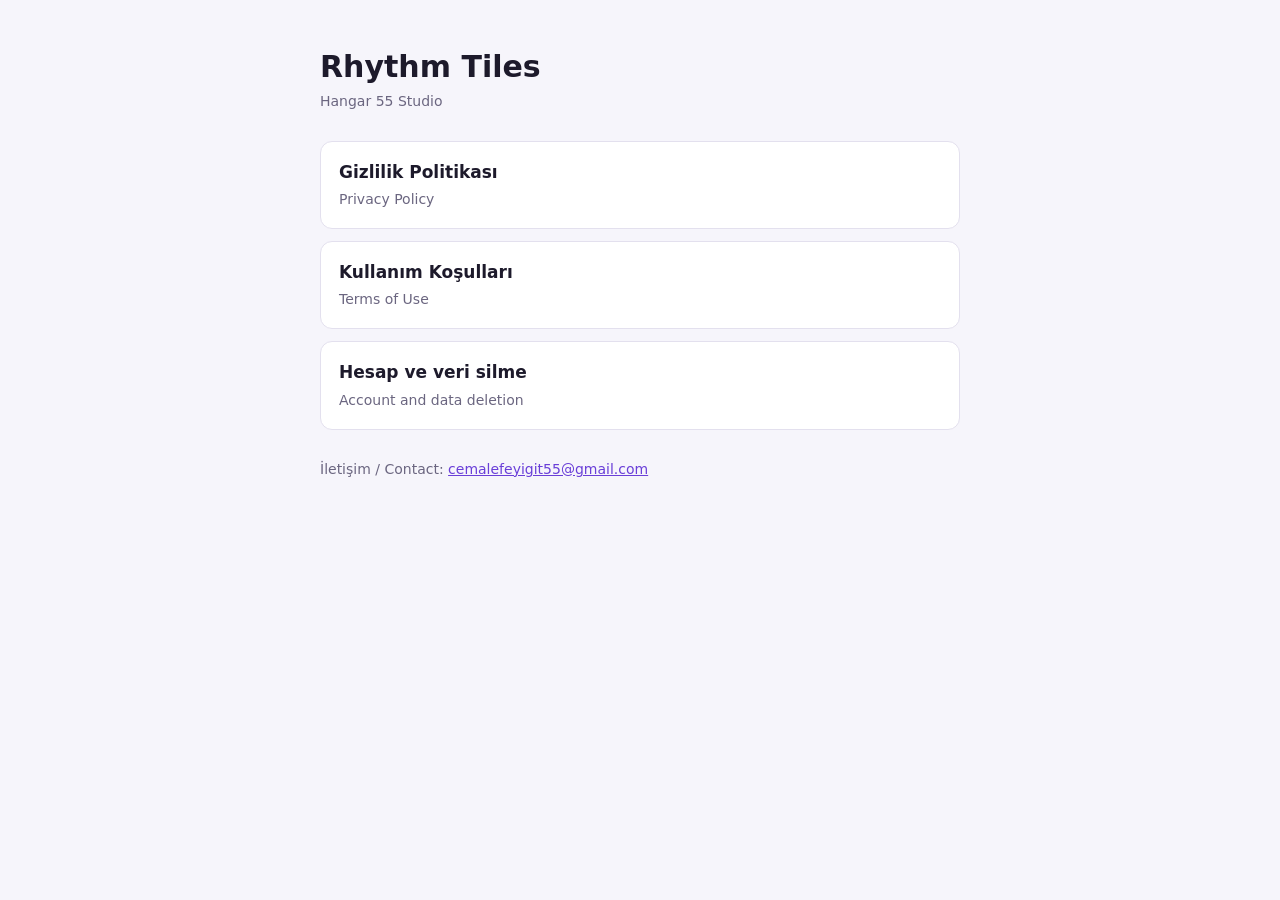
<file: index.html>
<!doctype html>
<html lang="tr">
<head>
<meta charset="utf-8">
<meta name="viewport" content="width=device-width, initial-scale=1">
<title>Rhythm Tiles — Hangar 55 Studio</title>
<style>
  body { margin: 0; background: #f6f5fb; color: #1d1a2b; font: 16px/1.65 system-ui, -apple-system, "Segoe UI", Roboto, Arial, sans-serif; }
  main { max-width: 640px; margin: 0 auto; padding: 48px 20px 64px; }
  h1 { font-size: 30px; line-height: 1.25; margin: 0 0 4px; }
  .meta { color: #6b6680; font-size: 14px; margin: 0 0 28px; }
  a.card { display: block; background: #fff; border: 1px solid #e3e0ee; border-radius: 12px; padding: 16px 18px; margin: 12px 0; color: #1d1a2b; text-decoration: none; }
  a.card:hover { border-color: #6a3fd8; }
  a.card b { display: block; font-size: 17px; }
  a.card span { color: #6b6680; font-size: 14px; }
  p { margin: 28px 0 0; color: #6b6680; font-size: 14px; }
  p a { color: #6a3fd8; }
</style>
</head>
<body>
<main>
  <h1>Rhythm Tiles</h1>
  <p class="meta">Hangar 55 Studio</p>
  <a class="card" href="gizlilik-politikasi.html"><b>Gizlilik Politikası</b><span>Privacy Policy</span></a>
  <a class="card" href="kullanim-kosullari.html"><b>Kullanım Koşulları</b><span>Terms of Use</span></a>
  <a class="card" href="gizlilik-politikasi.html#silme"><b>Hesap ve veri silme</b><span>Account and data deletion</span></a>
  <p>İletişim / Contact: <a href="mailto:cemalefeyigit55@gmail.com">cemalefeyigit55@gmail.com</a></p>
</main>
</body>
</html>
</file>
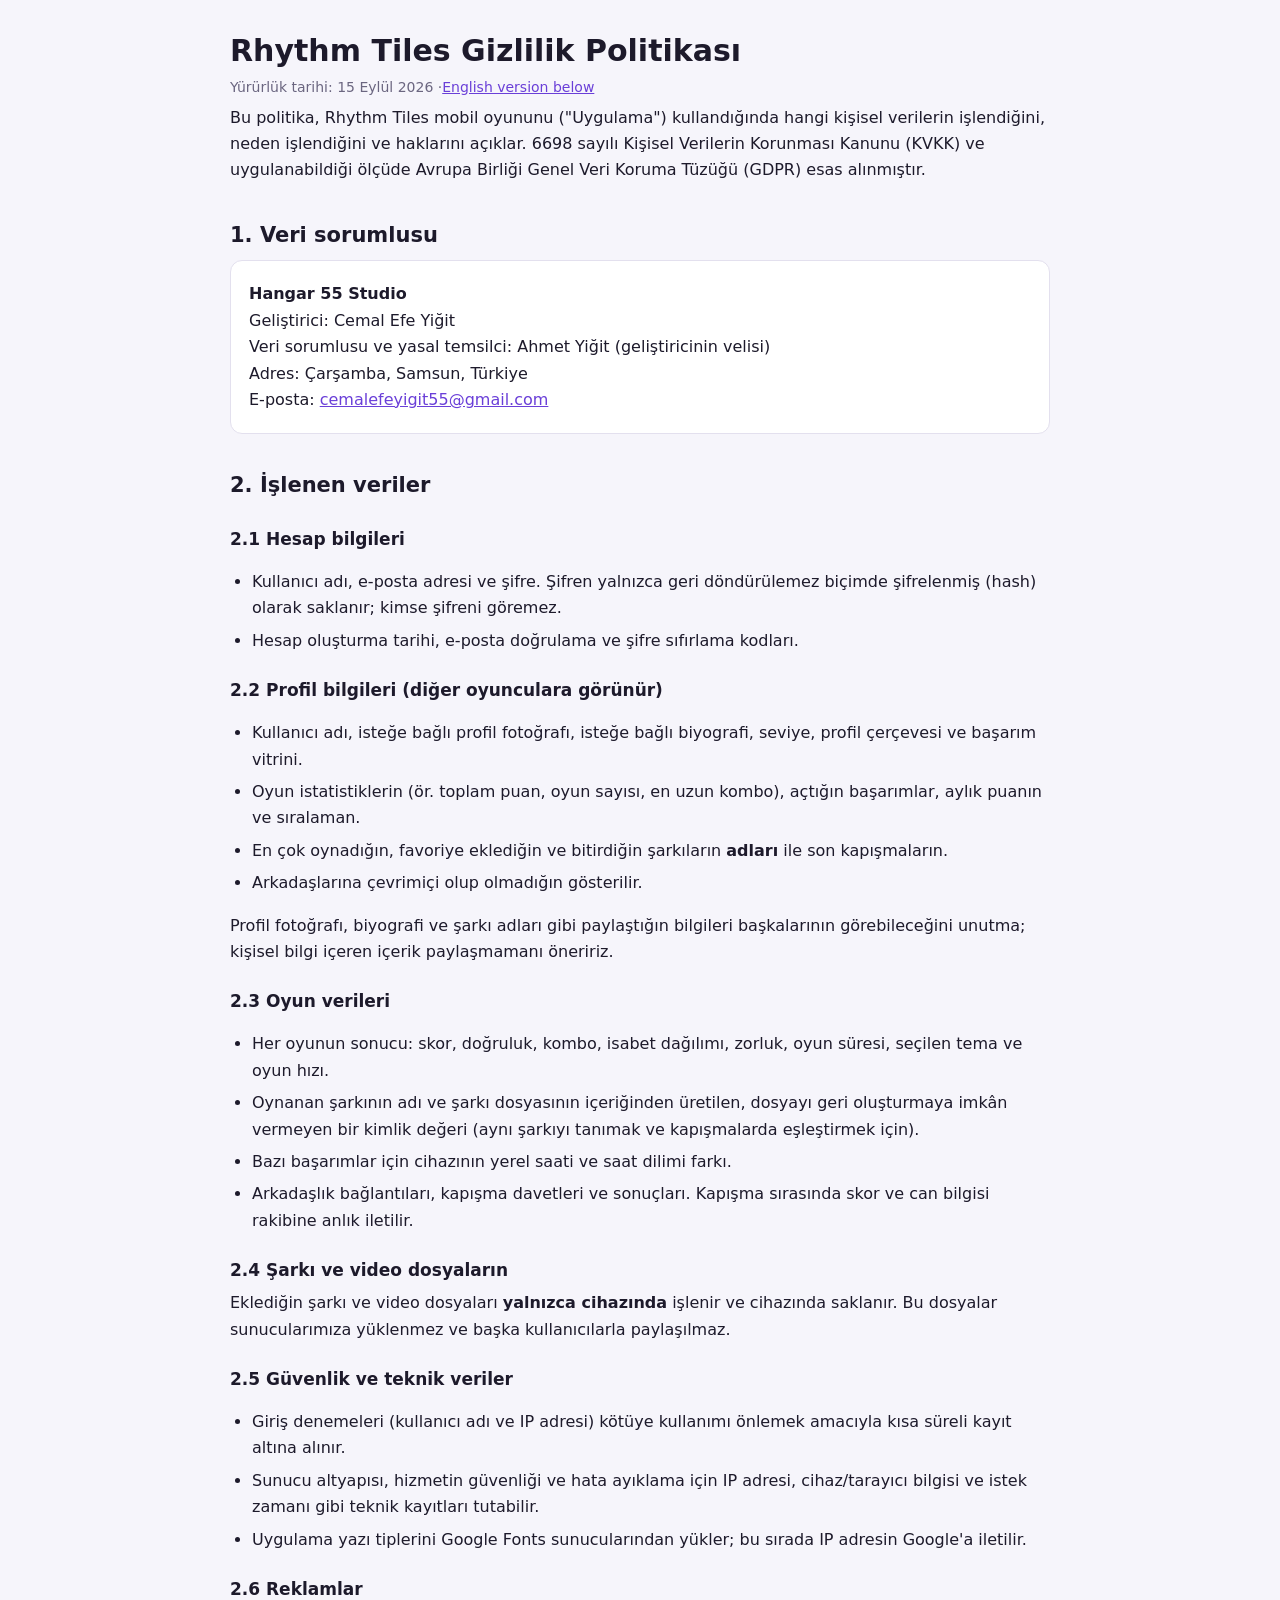
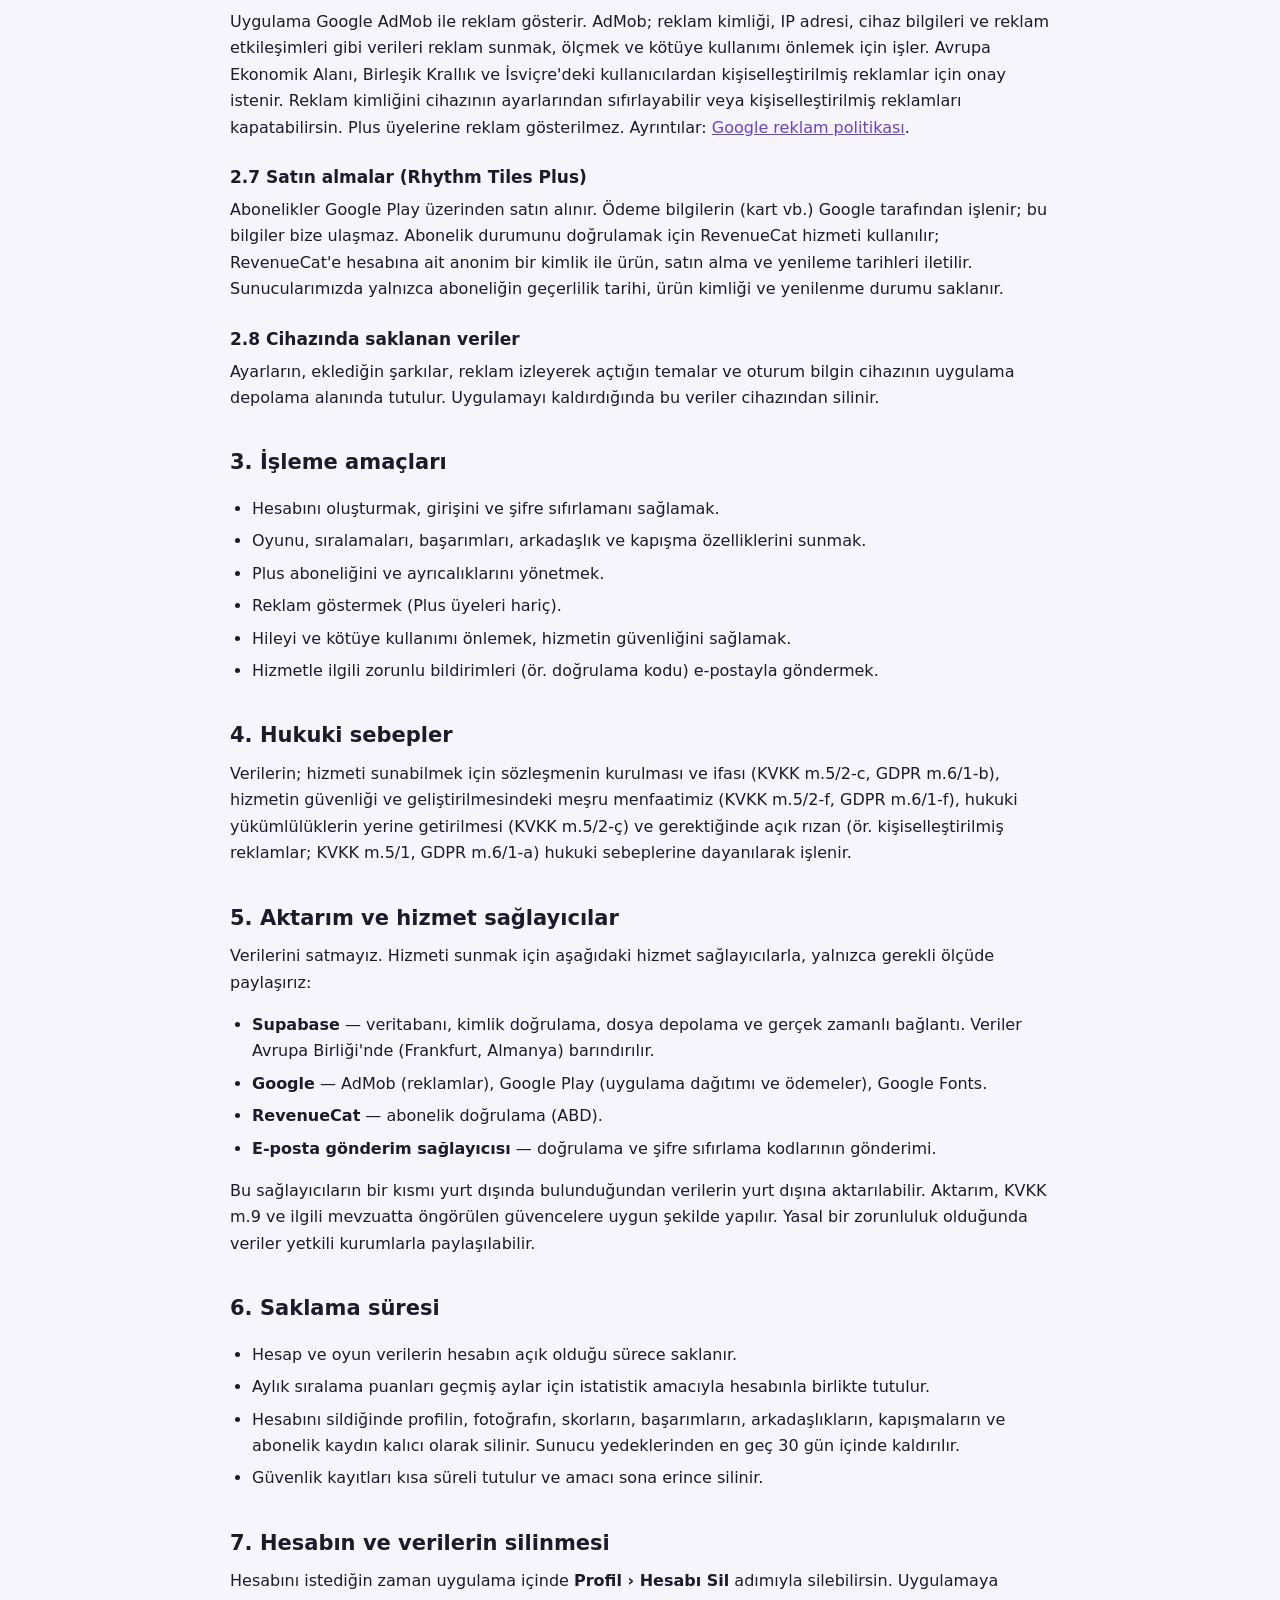
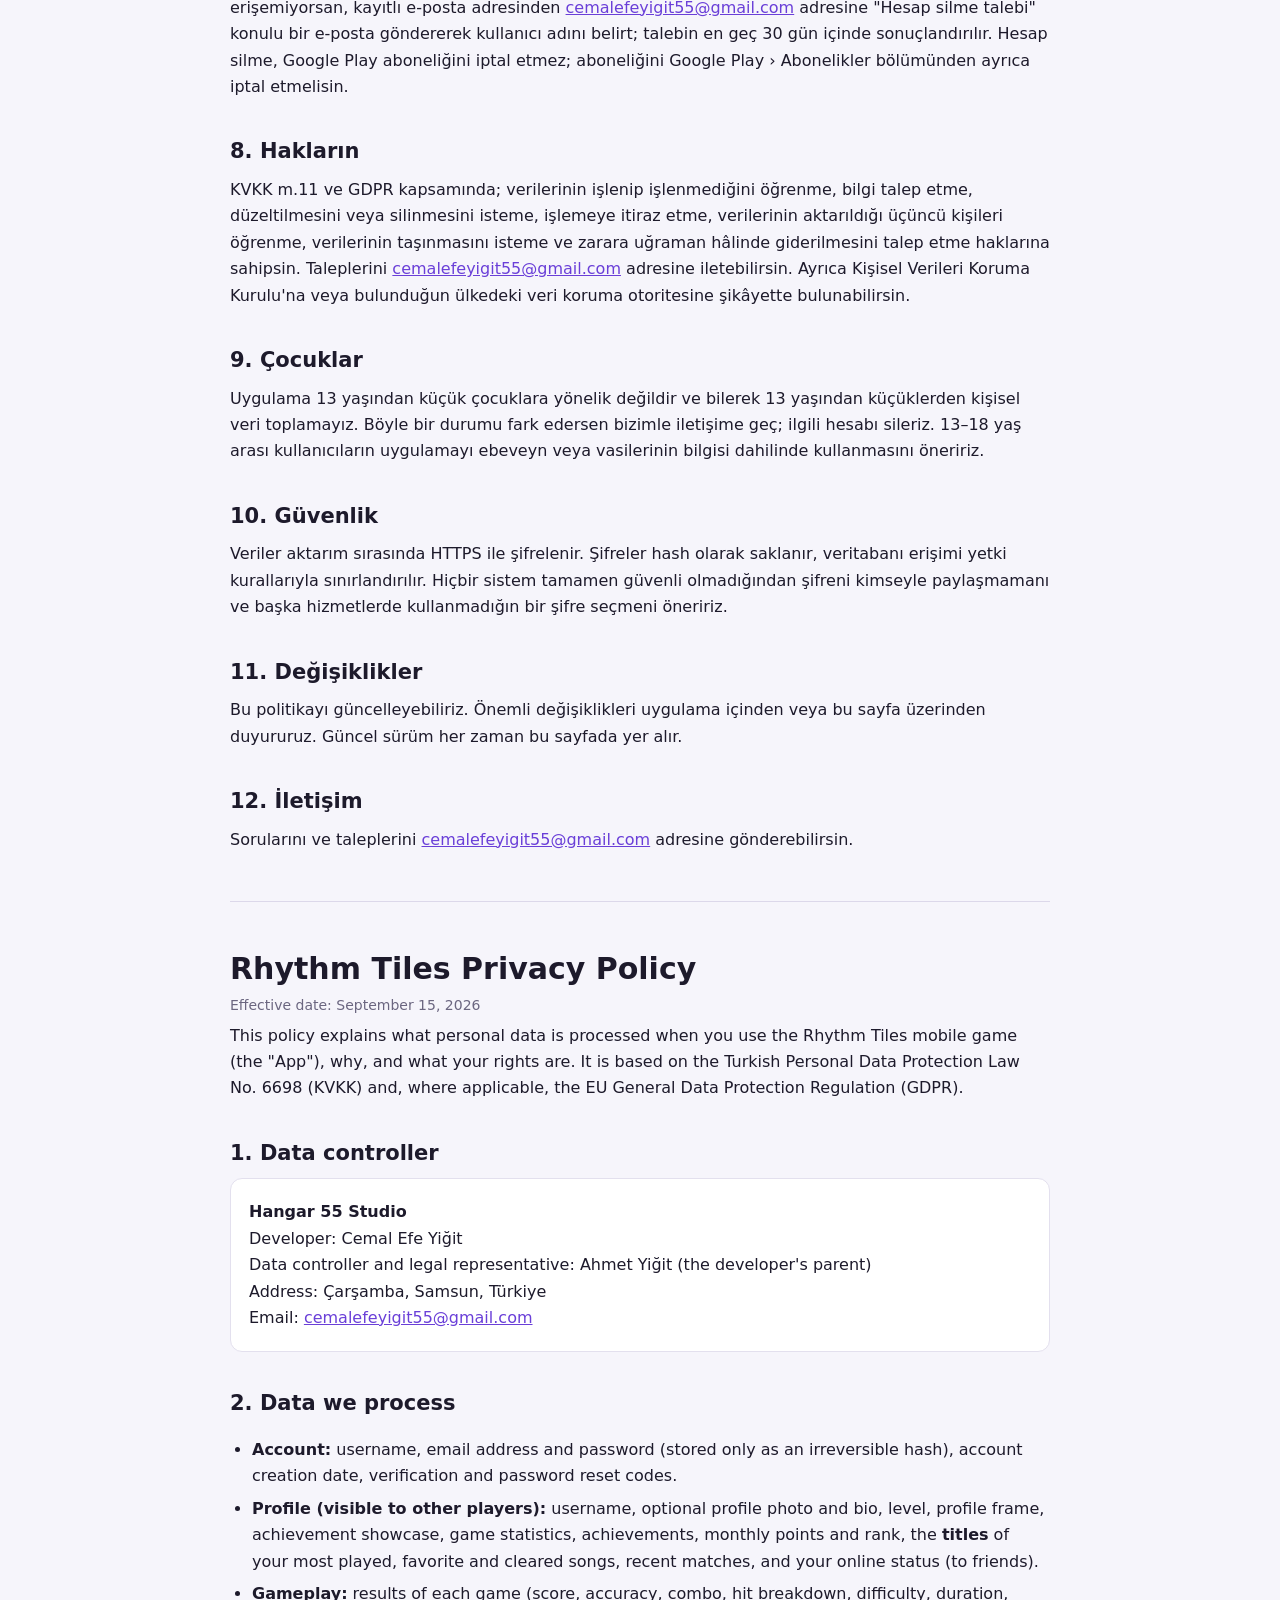
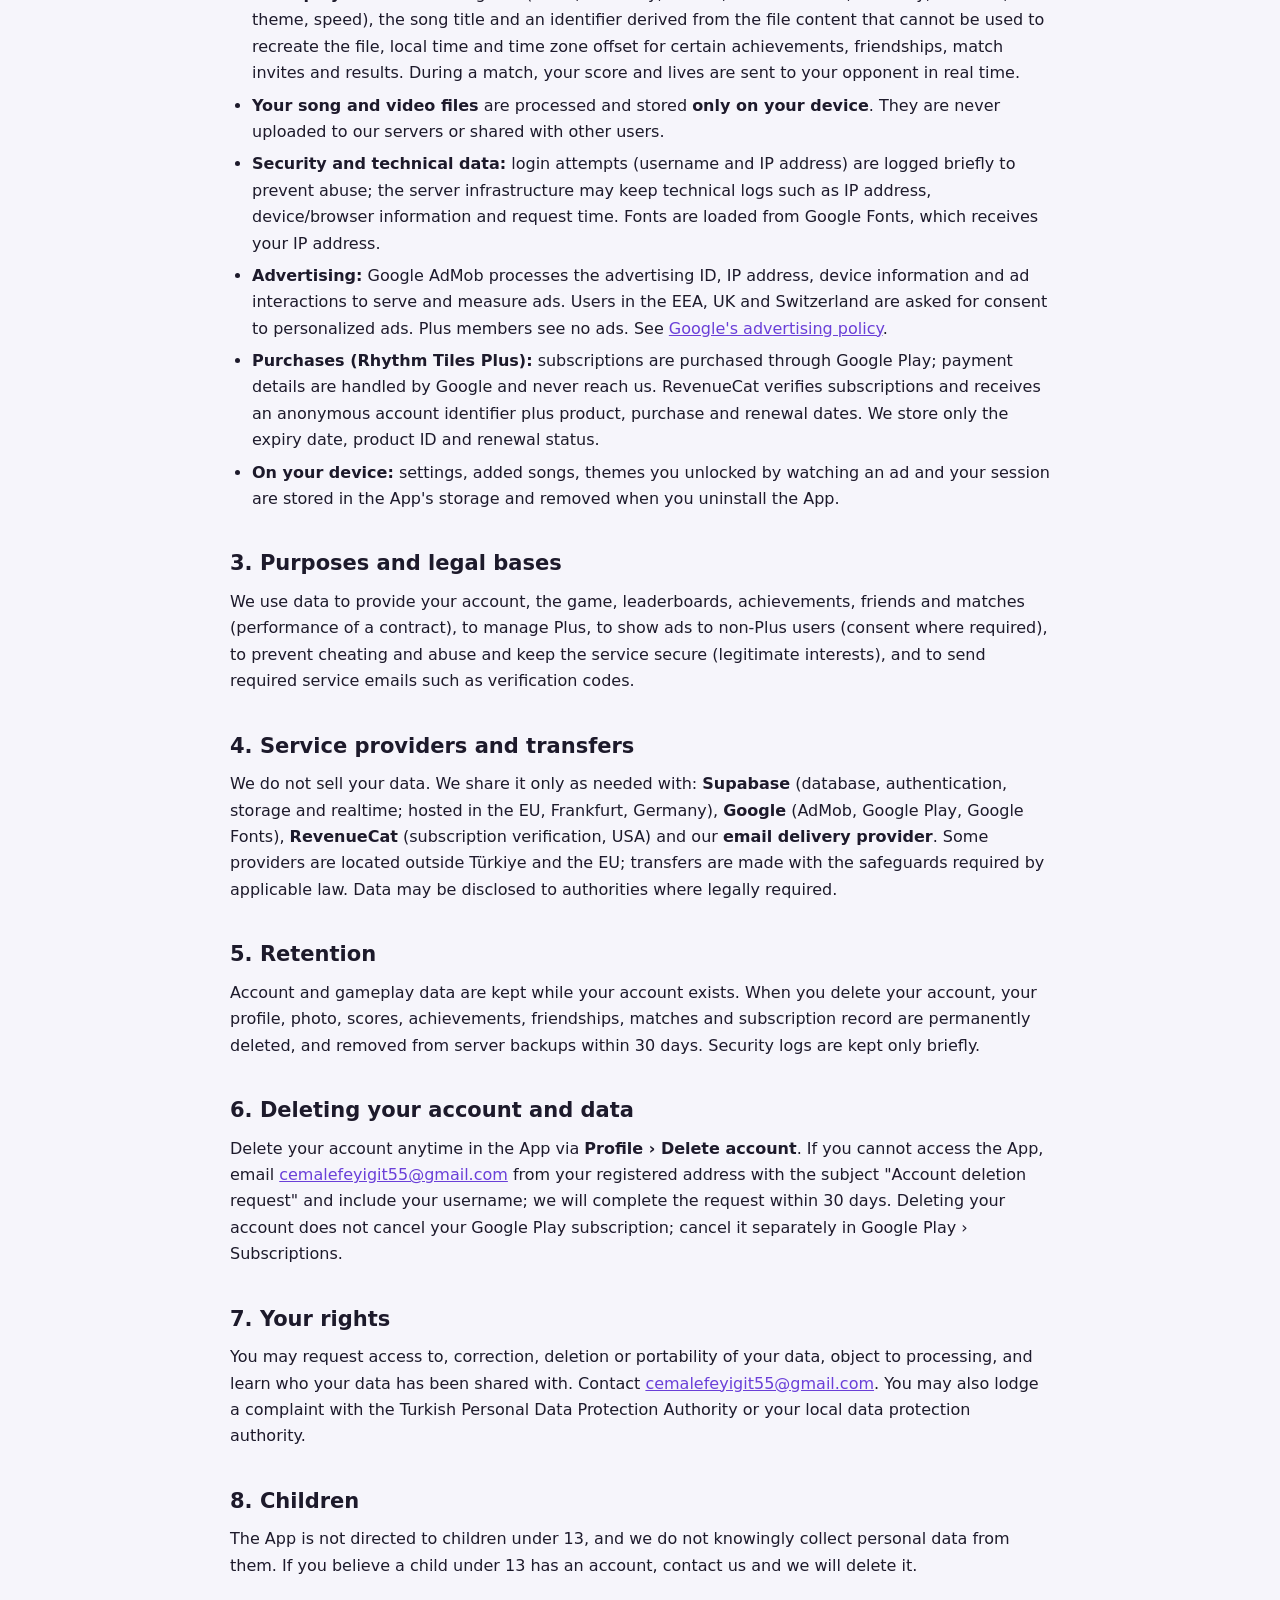
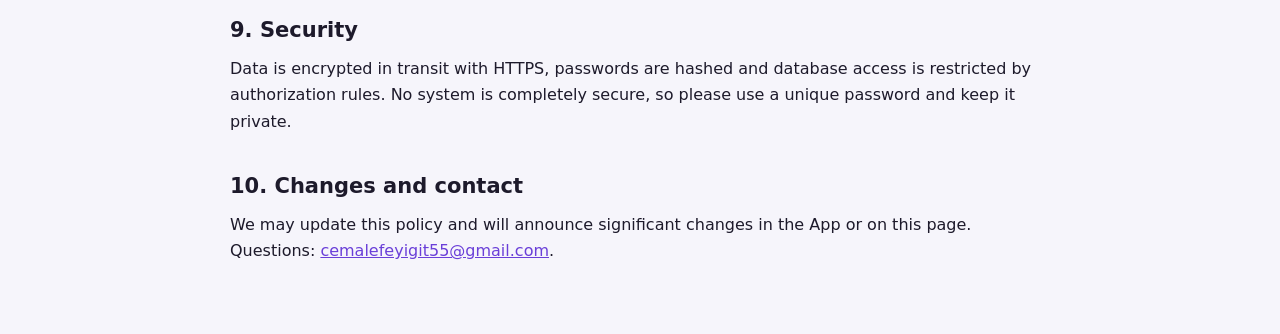
<file: gizlilik-politikasi.html>
<!doctype html>
<html lang="tr">
<head>
<meta charset="utf-8">
<meta name="viewport" content="width=device-width, initial-scale=1">
<title>Rhythm Tiles — Gizlilik Politikası</title>
<style>
  body { margin: 0; background: #f6f5fb; color: #1d1a2b; font: 16px/1.65 system-ui, -apple-system, "Segoe UI", Roboto, Arial, sans-serif; }
  main { max-width: 820px; margin: 0 auto; padding: 32px 20px 64px; }
  h1 { font-size: 30px; line-height: 1.25; margin: 0 0 6px; }
  h2 { font-size: 21px; margin: 34px 0 8px; }
  h3 { font-size: 17px; margin: 22px 0 6px; }
  p, li { margin: 6px 0; }
  ul { padding-left: 22px; }
  .meta { color: #6b6680; font-size: 14px; }
  .box { background: #fff; border: 1px solid #e3e0ee; border-radius: 12px; padding: 14px 18px; }
  hr { border: 0; border-top: 1px solid #dcd8ea; margin: 48px 0; }
  a { color: #6a3fd8; }
</style>
</head>
<body>
<main>

<h1>Rhythm Tiles Gizlilik Politikası</h1>
<p class="meta">Yürürlük tarihi: 15 Eylül 2026 ·<a href="#en">English version below</a></p>

<p>Bu politika, Rhythm Tiles mobil oyununu ("Uygulama") kullandığında hangi kişisel verilerin işlendiğini, neden işlendiğini ve haklarını açıklar. 6698 sayılı Kişisel Verilerin Korunması Kanunu (KVKK) ve uygulanabildiği ölçüde Avrupa Birliği Genel Veri Koruma Tüzüğü (GDPR) esas alınmıştır.</p>

<h2>1. Veri sorumlusu</h2>
<div class="box">
  <p><strong>Hangar 55 Studio</strong><br>
  Geliştirici: Cemal Efe Yiğit<br>
  Veri sorumlusu ve yasal temsilci: Ahmet Yiğit (geliştiricinin velisi)<br>
  Adres: Çarşamba, Samsun, Türkiye<br>
  E-posta: <a href="mailto:cemalefeyigit55@gmail.com">cemalefeyigit55@gmail.com</a></p>
</div>

<h2>2. İşlenen veriler</h2>

<h3>2.1 Hesap bilgileri</h3>
<ul>
  <li>Kullanıcı adı, e-posta adresi ve şifre. Şifren yalnızca geri döndürülemez biçimde şifrelenmiş (hash) olarak saklanır; kimse şifreni göremez.</li>
  <li>Hesap oluşturma tarihi, e-posta doğrulama ve şifre sıfırlama kodları.</li>
</ul>

<h3>2.2 Profil bilgileri (diğer oyunculara görünür)</h3>
<ul>
  <li>Kullanıcı adı, isteğe bağlı profil fotoğrafı, isteğe bağlı biyografi, seviye, profil çerçevesi ve başarım vitrini.</li>
  <li>Oyun istatistiklerin (ör. toplam puan, oyun sayısı, en uzun kombo), açtığın başarımlar, aylık puanın ve sıralaman.</li>
  <li>En çok oynadığın, favoriye eklediğin ve bitirdiğin şarkıların <strong>adları</strong> ile son kapışmaların.</li>
  <li>Arkadaşlarına çevrimiçi olup olmadığın gösterilir.</li>
</ul>
<p>Profil fotoğrafı, biyografi ve şarkı adları gibi paylaştığın bilgileri başkalarının görebileceğini unutma; kişisel bilgi içeren içerik paylaşmamanı öneririz.</p>

<h3>2.3 Oyun verileri</h3>
<ul>
  <li>Her oyunun sonucu: skor, doğruluk, kombo, isabet dağılımı, zorluk, oyun süresi, seçilen tema ve oyun hızı.</li>
  <li>Oynanan şarkının adı ve şarkı dosyasının içeriğinden üretilen, dosyayı geri oluşturmaya imkân vermeyen bir kimlik değeri (aynı şarkıyı tanımak ve kapışmalarda eşleştirmek için).</li>
  <li>Bazı başarımlar için cihazının yerel saati ve saat dilimi farkı.</li>
  <li>Arkadaşlık bağlantıları, kapışma davetleri ve sonuçları. Kapışma sırasında skor ve can bilgisi rakibine anlık iletilir.</li>
</ul>

<h3>2.4 Şarkı ve video dosyaların</h3>
<p>Eklediğin şarkı ve video dosyaları <strong>yalnızca cihazında</strong> işlenir ve cihazında saklanır. Bu dosyalar sunucularımıza yüklenmez ve başka kullanıcılarla paylaşılmaz.</p>

<h3>2.5 Güvenlik ve teknik veriler</h3>
<ul>
  <li>Giriş denemeleri (kullanıcı adı ve IP adresi) kötüye kullanımı önlemek amacıyla kısa süreli kayıt altına alınır.</li>
  <li>Sunucu altyapısı, hizmetin güvenliği ve hata ayıklama için IP adresi, cihaz/tarayıcı bilgisi ve istek zamanı gibi teknik kayıtları tutabilir.</li>
  <li>Uygulama yazı tiplerini Google Fonts sunucularından yükler; bu sırada IP adresin Google'a iletilir.</li>
</ul>

<h3>2.6 Reklamlar</h3>
<p>Uygulama Google AdMob ile reklam gösterir. AdMob; reklam kimliği, IP adresi, cihaz bilgileri ve reklam etkileşimleri gibi verileri reklam sunmak, ölçmek ve kötüye kullanımı önlemek için işler. Avrupa Ekonomik Alanı, Birleşik Krallık ve İsviçre'deki kullanıcılardan kişiselleştirilmiş reklamlar için onay istenir. Reklam kimliğini cihazının ayarlarından sıfırlayabilir veya kişiselleştirilmiş reklamları kapatabilirsin. Plus üyelerine reklam gösterilmez. Ayrıntılar: <a href="https://policies.google.com/technologies/ads">Google reklam politikası</a>.</p>

<h3>2.7 Satın almalar (Rhythm Tiles Plus)</h3>
<p>Abonelikler Google Play üzerinden satın alınır. Ödeme bilgilerin (kart vb.) Google tarafından işlenir; bu bilgiler bize ulaşmaz. Abonelik durumunu doğrulamak için RevenueCat hizmeti kullanılır; RevenueCat'e hesabına ait anonim bir kimlik ile ürün, satın alma ve yenileme tarihleri iletilir. Sunucularımızda yalnızca aboneliğin geçerlilik tarihi, ürün kimliği ve yenilenme durumu saklanır.</p>

<h3>2.8 Cihazında saklanan veriler</h3>
<p>Ayarların, eklediğin şarkılar, reklam izleyerek açtığın temalar ve oturum bilgin cihazının uygulama depolama alanında tutulur. Uygulamayı kaldırdığında bu veriler cihazından silinir.</p>

<h2>3. İşleme amaçları</h2>
<ul>
  <li>Hesabını oluşturmak, girişini ve şifre sıfırlamanı sağlamak.</li>
  <li>Oyunu, sıralamaları, başarımları, arkadaşlık ve kapışma özelliklerini sunmak.</li>
  <li>Plus aboneliğini ve ayrıcalıklarını yönetmek.</li>
  <li>Reklam göstermek (Plus üyeleri hariç).</li>
  <li>Hileyi ve kötüye kullanımı önlemek, hizmetin güvenliğini sağlamak.</li>
  <li>Hizmetle ilgili zorunlu bildirimleri (ör. doğrulama kodu) e-postayla göndermek.</li>
</ul>

<h2>4. Hukuki sebepler</h2>
<p>Verilerin; hizmeti sunabilmek için sözleşmenin kurulması ve ifası (KVKK m.5/2-c, GDPR m.6/1-b), hizmetin güvenliği ve geliştirilmesindeki meşru menfaatimiz (KVKK m.5/2-f, GDPR m.6/1-f), hukuki yükümlülüklerin yerine getirilmesi (KVKK m.5/2-ç) ve gerektiğinde açık rızan (ör. kişiselleştirilmiş reklamlar; KVKK m.5/1, GDPR m.6/1-a) hukuki sebeplerine dayanılarak işlenir.</p>

<h2>5. Aktarım ve hizmet sağlayıcılar</h2>
<p>Verilerini satmayız. Hizmeti sunmak için aşağıdaki hizmet sağlayıcılarla, yalnızca gerekli ölçüde paylaşırız:</p>
<ul>
  <li><strong>Supabase</strong> — veritabanı, kimlik doğrulama, dosya depolama ve gerçek zamanlı bağlantı. Veriler Avrupa Birliği'nde (Frankfurt, Almanya) barındırılır.</li>
  <li><strong>Google</strong> — AdMob (reklamlar), Google Play (uygulama dağıtımı ve ödemeler), Google Fonts.</li>
  <li><strong>RevenueCat</strong> — abonelik doğrulama (ABD).</li>
  <li><strong>E-posta gönderim sağlayıcısı</strong> — doğrulama ve şifre sıfırlama kodlarının gönderimi.</li>
</ul>
<p>Bu sağlayıcıların bir kısmı yurt dışında bulunduğundan verilerin yurt dışına aktarılabilir. Aktarım, KVKK m.9 ve ilgili mevzuatta öngörülen güvencelere uygun şekilde yapılır. Yasal bir zorunluluk olduğunda veriler yetkili kurumlarla paylaşılabilir.</p>

<h2>6. Saklama süresi</h2>
<ul>
  <li>Hesap ve oyun verilerin hesabın açık olduğu sürece saklanır.</li>
  <li>Aylık sıralama puanları geçmiş aylar için istatistik amacıyla hesabınla birlikte tutulur.</li>
  <li>Hesabını sildiğinde profilin, fotoğrafın, skorların, başarımların, arkadaşlıkların, kapışmaların ve abonelik kaydın kalıcı olarak silinir. Sunucu yedeklerinden en geç 30 gün içinde kaldırılır.</li>
  <li>Güvenlik kayıtları kısa süreli tutulur ve amacı sona erince silinir.</li>
</ul>

<h2 id="silme">7. Hesabın ve verilerin silinmesi</h2>
<p>Hesabını istediğin zaman uygulama içinde <strong>Profil › Hesabı Sil</strong> adımıyla silebilirsin. Uygulamaya erişemiyorsan, kayıtlı e-posta adresinden <a href="mailto:cemalefeyigit55@gmail.com">cemalefeyigit55@gmail.com</a> adresine "Hesap silme talebi" konulu bir e-posta göndererek kullanıcı adını belirt; talebin en geç 30 gün içinde sonuçlandırılır. Hesap silme, Google Play aboneliğini iptal etmez; aboneliğini Google Play › Abonelikler bölümünden ayrıca iptal etmelisin.</p>

<h2>8. Hakların</h2>
<p>KVKK m.11 ve GDPR kapsamında; verilerinin işlenip işlenmediğini öğrenme, bilgi talep etme, düzeltilmesini veya silinmesini isteme, işlemeye itiraz etme, verilerinin aktarıldığı üçüncü kişileri öğrenme, verilerinin taşınmasını isteme ve zarara uğraman hâlinde giderilmesini talep etme haklarına sahipsin. Taleplerini <a href="mailto:cemalefeyigit55@gmail.com">cemalefeyigit55@gmail.com</a> adresine iletebilirsin. Ayrıca Kişisel Verileri Koruma Kurulu'na veya bulunduğun ülkedeki veri koruma otoritesine şikâyette bulunabilirsin.</p>

<h2>9. Çocuklar</h2>
<p>Uygulama 13 yaşından küçük çocuklara yönelik değildir ve bilerek 13 yaşından küçüklerden kişisel veri toplamayız. Böyle bir durumu fark edersen bizimle iletişime geç; ilgili hesabı sileriz. 13–18 yaş arası kullanıcıların uygulamayı ebeveyn veya vasilerinin bilgisi dahilinde kullanmasını öneririz.</p>

<h2>10. Güvenlik</h2>
<p>Veriler aktarım sırasında HTTPS ile şifrelenir. Şifreler hash olarak saklanır, veritabanı erişimi yetki kurallarıyla sınırlandırılır. Hiçbir sistem tamamen güvenli olmadığından şifreni kimseyle paylaşmamanı ve başka hizmetlerde kullanmadığın bir şifre seçmeni öneririz.</p>

<h2>11. Değişiklikler</h2>
<p>Bu politikayı güncelleyebiliriz. Önemli değişiklikleri uygulama içinden veya bu sayfa üzerinden duyururuz. Güncel sürüm her zaman bu sayfada yer alır.</p>

<h2>12. İletişim</h2>
<p>Sorularını ve taleplerini <a href="mailto:cemalefeyigit55@gmail.com">cemalefeyigit55@gmail.com</a> adresine gönderebilirsin.</p>

<hr>

<section id="en" lang="en">
<h1>Rhythm Tiles Privacy Policy</h1>
<p class="meta">Effective date: September 15, 2026</p>

<p>This policy explains what personal data is processed when you use the Rhythm Tiles mobile game (the "App"), why, and what your rights are. It is based on the Turkish Personal Data Protection Law No. 6698 (KVKK) and, where applicable, the EU General Data Protection Regulation (GDPR).</p>

<h2>1. Data controller</h2>
<div class="box"><p><strong>Hangar 55 Studio</strong><br>Developer: Cemal Efe Yiğit<br>Data controller and legal representative: Ahmet Yiğit (the developer's parent)<br>Address: Çarşamba, Samsun, Türkiye<br>Email: <a href="mailto:cemalefeyigit55@gmail.com">cemalefeyigit55@gmail.com</a></p></div>

<h2>2. Data we process</h2>
<ul>
  <li><strong>Account:</strong> username, email address and password (stored only as an irreversible hash), account creation date, verification and password reset codes.</li>
  <li><strong>Profile (visible to other players):</strong> username, optional profile photo and bio, level, profile frame, achievement showcase, game statistics, achievements, monthly points and rank, the <strong>titles</strong> of your most played, favorite and cleared songs, recent matches, and your online status (to friends).</li>
  <li><strong>Gameplay:</strong> results of each game (score, accuracy, combo, hit breakdown, difficulty, duration, theme, speed), the song title and an identifier derived from the file content that cannot be used to recreate the file, local time and time zone offset for certain achievements, friendships, match invites and results. During a match, your score and lives are sent to your opponent in real time.</li>
  <li><strong>Your song and video files</strong> are processed and stored <strong>only on your device</strong>. They are never uploaded to our servers or shared with other users.</li>
  <li><strong>Security and technical data:</strong> login attempts (username and IP address) are logged briefly to prevent abuse; the server infrastructure may keep technical logs such as IP address, device/browser information and request time. Fonts are loaded from Google Fonts, which receives your IP address.</li>
  <li><strong>Advertising:</strong> Google AdMob processes the advertising ID, IP address, device information and ad interactions to serve and measure ads. Users in the EEA, UK and Switzerland are asked for consent to personalized ads. Plus members see no ads. See <a href="https://policies.google.com/technologies/ads">Google's advertising policy</a>.</li>
  <li><strong>Purchases (Rhythm Tiles Plus):</strong> subscriptions are purchased through Google Play; payment details are handled by Google and never reach us. RevenueCat verifies subscriptions and receives an anonymous account identifier plus product, purchase and renewal dates. We store only the expiry date, product ID and renewal status.</li>
  <li><strong>On your device:</strong> settings, added songs, themes you unlocked by watching an ad and your session are stored in the App's storage and removed when you uninstall the App.</li>
</ul>

<h2>3. Purposes and legal bases</h2>
<p>We use data to provide your account, the game, leaderboards, achievements, friends and matches (performance of a contract), to manage Plus, to show ads to non-Plus users (consent where required), to prevent cheating and abuse and keep the service secure (legitimate interests), and to send required service emails such as verification codes.</p>

<h2>4. Service providers and transfers</h2>
<p>We do not sell your data. We share it only as needed with: <strong>Supabase</strong> (database, authentication, storage and realtime; hosted in the EU, Frankfurt, Germany), <strong>Google</strong> (AdMob, Google Play, Google Fonts), <strong>RevenueCat</strong> (subscription verification, USA) and our <strong>email delivery provider</strong>. Some providers are located outside Türkiye and the EU; transfers are made with the safeguards required by applicable law. Data may be disclosed to authorities where legally required.</p>

<h2>5. Retention</h2>
<p>Account and gameplay data are kept while your account exists. When you delete your account, your profile, photo, scores, achievements, friendships, matches and subscription record are permanently deleted, and removed from server backups within 30 days. Security logs are kept only briefly.</p>

<h2 id="deletion">6. Deleting your account and data</h2>
<p>Delete your account anytime in the App via <strong>Profile › Delete account</strong>. If you cannot access the App, email <a href="mailto:cemalefeyigit55@gmail.com">cemalefeyigit55@gmail.com</a> from your registered address with the subject "Account deletion request" and include your username; we will complete the request within 30 days. Deleting your account does not cancel your Google Play subscription; cancel it separately in Google Play › Subscriptions.</p>

<h2>7. Your rights</h2>
<p>You may request access to, correction, deletion or portability of your data, object to processing, and learn who your data has been shared with. Contact <a href="mailto:cemalefeyigit55@gmail.com">cemalefeyigit55@gmail.com</a>. You may also lodge a complaint with the Turkish Personal Data Protection Authority or your local data protection authority.</p>

<h2>8. Children</h2>
<p>The App is not directed to children under 13, and we do not knowingly collect personal data from them. If you believe a child under 13 has an account, contact us and we will delete it.</p>

<h2>9. Security</h2>
<p>Data is encrypted in transit with HTTPS, passwords are hashed and database access is restricted by authorization rules. No system is completely secure, so please use a unique password and keep it private.</p>

<h2>10. Changes and contact</h2>
<p>We may update this policy and will announce significant changes in the App or on this page. Questions: <a href="mailto:cemalefeyigit55@gmail.com">cemalefeyigit55@gmail.com</a>.</p>
</section>

</main>
</body>
</html>
</file>
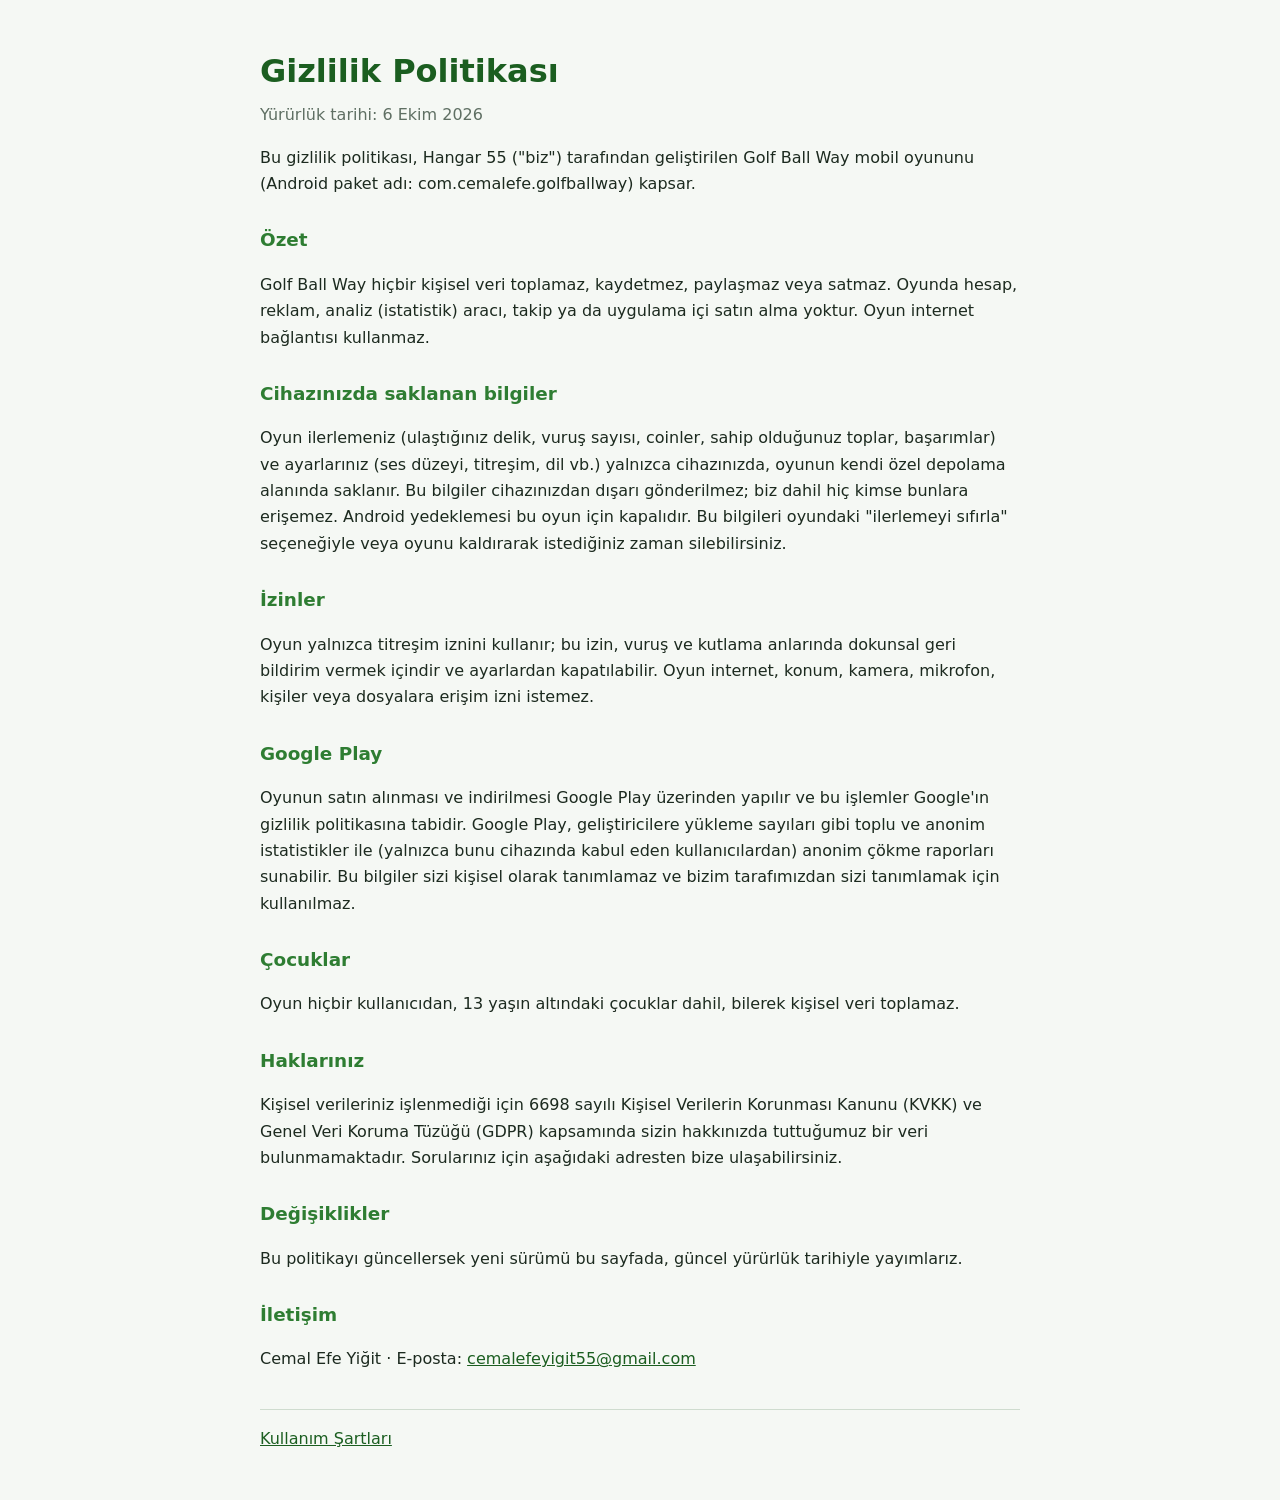
<file: golfballway-gizlilik.html>
<!doctype html>
<html lang="tr"><head><meta charset="utf-8"><meta name="viewport" content="width=device-width,initial-scale=1">
<title>Gizlilik Politikası – Golf Ball Way</title>
<link rel="stylesheet" href="golfballway.css"></head><body>
<h1>Gizlilik Politikası</h1>
<p class="date">Yürürlük tarihi: 6 Ekim 2026</p>

<p>Bu gizlilik politikası, Hangar 55 ("biz") tarafından geliştirilen Golf Ball Way mobil oyununu (Android paket adı: com.cemalefe.golfballway) kapsar.</p>

<h2>Özet</h2>
<p>Golf Ball Way hiçbir kişisel veri toplamaz, kaydetmez, paylaşmaz veya satmaz. Oyunda hesap, reklam, analiz (istatistik) aracı, takip ya da uygulama içi satın alma yoktur. Oyun internet bağlantısı kullanmaz.</p>

<h2>Cihazınızda saklanan bilgiler</h2>
<p>Oyun ilerlemeniz (ulaştığınız delik, vuruş sayısı, coinler, sahip olduğunuz toplar, başarımlar) ve ayarlarınız (ses düzeyi, titreşim, dil vb.) yalnızca cihazınızda, oyunun kendi özel depolama alanında saklanır. Bu bilgiler cihazınızdan dışarı gönderilmez; biz dahil hiç kimse bunlara erişemez. Android yedeklemesi bu oyun için kapalıdır. Bu bilgileri oyundaki "ilerlemeyi sıfırla" seçeneğiyle veya oyunu kaldırarak istediğiniz zaman silebilirsiniz.</p>

<h2>İzinler</h2>
<p>Oyun yalnızca titreşim iznini kullanır; bu izin, vuruş ve kutlama anlarında dokunsal geri bildirim vermek içindir ve ayarlardan kapatılabilir. Oyun internet, konum, kamera, mikrofon, kişiler veya dosyalara erişim izni istemez.</p>

<h2>Google Play</h2>
<p>Oyunun satın alınması ve indirilmesi Google Play üzerinden yapılır ve bu işlemler Google'ın gizlilik politikasına tabidir. Google Play, geliştiricilere yükleme sayıları gibi toplu ve anonim istatistikler ile (yalnızca bunu cihazında kabul eden kullanıcılardan) anonim çökme raporları sunabilir. Bu bilgiler sizi kişisel olarak tanımlamaz ve bizim tarafımızdan sizi tanımlamak için kullanılmaz.</p>

<h2>Çocuklar</h2>
<p>Oyun hiçbir kullanıcıdan, 13 yaşın altındaki çocuklar dahil, bilerek kişisel veri toplamaz.</p>

<h2>Haklarınız</h2>
<p>Kişisel verileriniz işlenmediği için 6698 sayılı Kişisel Verilerin Korunması Kanunu (KVKK) ve Genel Veri Koruma Tüzüğü (GDPR) kapsamında sizin hakkınızda tuttuğumuz bir veri bulunmamaktadır. Sorularınız için aşağıdaki adresten bize ulaşabilirsiniz.</p>

<h2>Değişiklikler</h2>
<p>Bu politikayı güncellersek yeni sürümü bu sayfada, güncel yürürlük tarihiyle yayımlarız.</p>

<h2>İletişim</h2>
<p>Cemal Efe Yiğit · E-posta: <a href="mailto:cemalefeyigit55@gmail.com">cemalefeyigit55@gmail.com</a></p>

<nav><a href="golfballway-kullanim.html">Kullanım Şartları</a></nav>
</body></html>
</file>
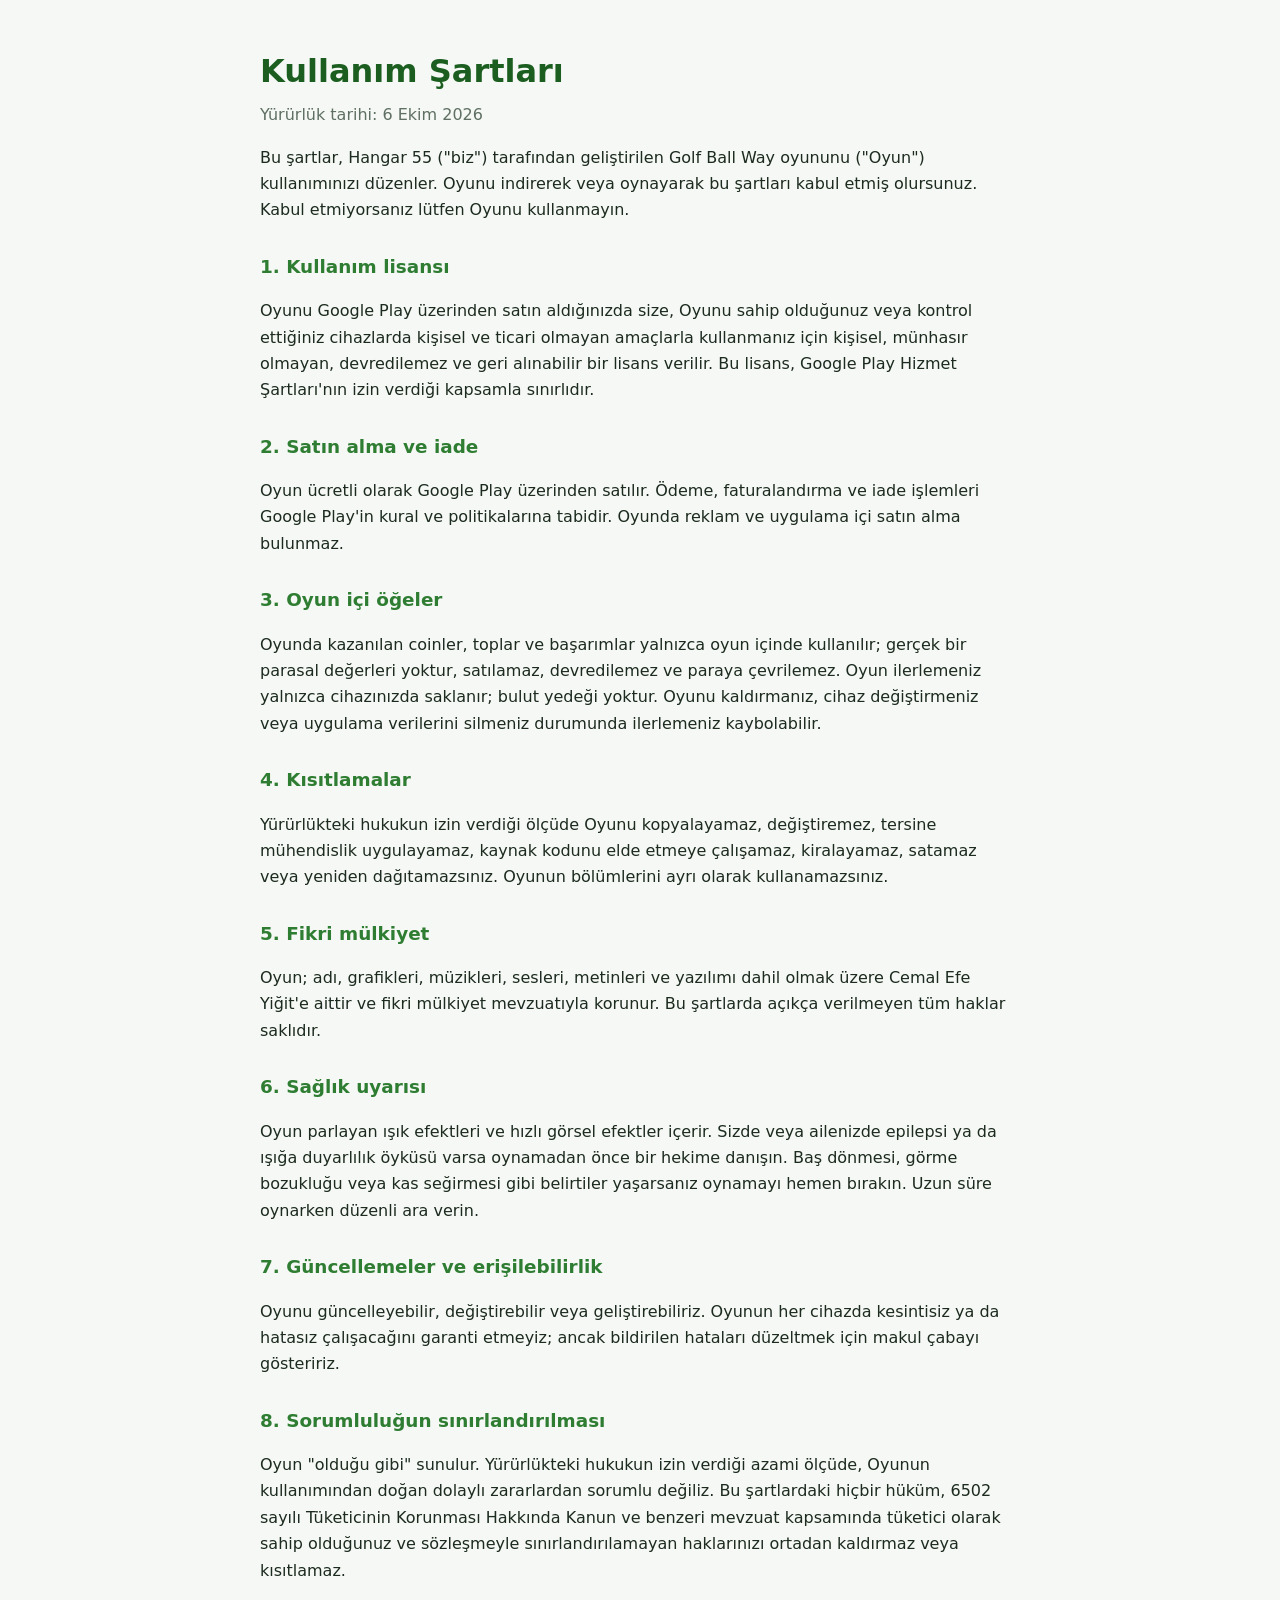
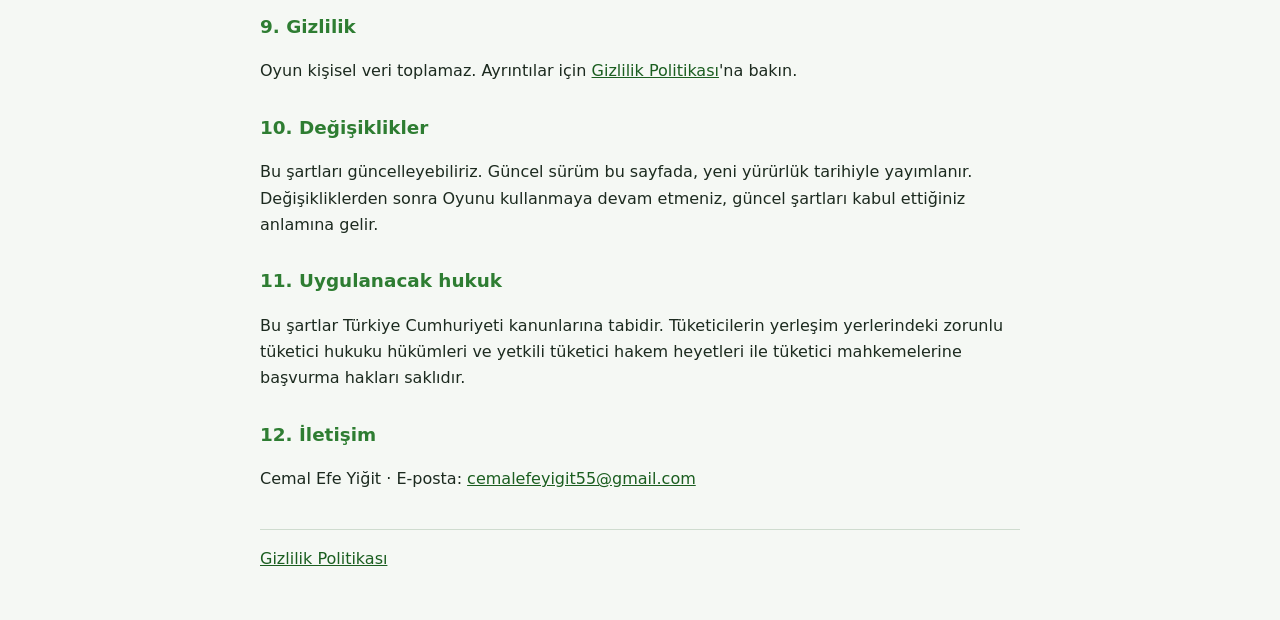
<file: golfballway-kullanim.html>
<!doctype html>
<html lang="tr"><head><meta charset="utf-8"><meta name="viewport" content="width=device-width,initial-scale=1">
<title>Kullanım Şartları – Golf Ball Way</title>
<link rel="stylesheet" href="golfballway.css"></head><body>
<h1>Kullanım Şartları</h1>
<p class="date">Yürürlük tarihi: 6 Ekim 2026</p>

<p>Bu şartlar, Hangar 55 ("biz") tarafından geliştirilen Golf Ball Way oyununu ("Oyun") kullanımınızı düzenler. Oyunu indirerek veya oynayarak bu şartları kabul etmiş olursunuz. Kabul etmiyorsanız lütfen Oyunu kullanmayın.</p>

<h2>1. Kullanım lisansı</h2>
<p>Oyunu Google Play üzerinden satın aldığınızda size, Oyunu sahip olduğunuz veya kontrol ettiğiniz cihazlarda kişisel ve ticari olmayan amaçlarla kullanmanız için kişisel, münhasır olmayan, devredilemez ve geri alınabilir bir lisans verilir. Bu lisans, Google Play Hizmet Şartları'nın izin verdiği kapsamla sınırlıdır.</p>

<h2>2. Satın alma ve iade</h2>
<p>Oyun ücretli olarak Google Play üzerinden satılır. Ödeme, faturalandırma ve iade işlemleri Google Play'in kural ve politikalarına tabidir. Oyunda reklam ve uygulama içi satın alma bulunmaz.</p>

<h2>3. Oyun içi öğeler</h2>
<p>Oyunda kazanılan coinler, toplar ve başarımlar yalnızca oyun içinde kullanılır; gerçek bir parasal değerleri yoktur, satılamaz, devredilemez ve paraya çevrilemez. Oyun ilerlemeniz yalnızca cihazınızda saklanır; bulut yedeği yoktur. Oyunu kaldırmanız, cihaz değiştirmeniz veya uygulama verilerini silmeniz durumunda ilerlemeniz kaybolabilir.</p>

<h2>4. Kısıtlamalar</h2>
<p>Yürürlükteki hukukun izin verdiği ölçüde Oyunu kopyalayamaz, değiştiremez, tersine mühendislik uygulayamaz, kaynak kodunu elde etmeye çalışamaz, kiralayamaz, satamaz veya yeniden dağıtamazsınız. Oyunun bölümlerini ayrı olarak kullanamazsınız.</p>

<h2>5. Fikri mülkiyet</h2>
<p>Oyun; adı, grafikleri, müzikleri, sesleri, metinleri ve yazılımı dahil olmak üzere Cemal Efe Yiğit'e aittir ve fikri mülkiyet mevzuatıyla korunur. Bu şartlarda açıkça verilmeyen tüm haklar saklıdır.</p>

<h2>6. Sağlık uyarısı</h2>
<p>Oyun parlayan ışık efektleri ve hızlı görsel efektler içerir. Sizde veya ailenizde epilepsi ya da ışığa duyarlılık öyküsü varsa oynamadan önce bir hekime danışın. Baş dönmesi, görme bozukluğu veya kas seğirmesi gibi belirtiler yaşarsanız oynamayı hemen bırakın. Uzun süre oynarken düzenli ara verin.</p>

<h2>7. Güncellemeler ve erişilebilirlik</h2>
<p>Oyunu güncelleyebilir, değiştirebilir veya geliştirebiliriz. Oyunun her cihazda kesintisiz ya da hatasız çalışacağını garanti etmeyiz; ancak bildirilen hataları düzeltmek için makul çabayı gösteririz.</p>

<h2>8. Sorumluluğun sınırlandırılması</h2>
<p>Oyun "olduğu gibi" sunulur. Yürürlükteki hukukun izin verdiği azami ölçüde, Oyunun kullanımından doğan dolaylı zararlardan sorumlu değiliz. Bu şartlardaki hiçbir hüküm, 6502 sayılı Tüketicinin Korunması Hakkında Kanun ve benzeri mevzuat kapsamında tüketici olarak sahip olduğunuz ve sözleşmeyle sınırlandırılamayan haklarınızı ortadan kaldırmaz veya kısıtlamaz.</p>

<h2>9. Gizlilik</h2>
<p>Oyun kişisel veri toplamaz. Ayrıntılar için <a href="golfballway-gizlilik.html">Gizlilik Politikası</a>'na bakın.</p>

<h2>10. Değişiklikler</h2>
<p>Bu şartları güncelleyebiliriz. Güncel sürüm bu sayfada, yeni yürürlük tarihiyle yayımlanır. Değişikliklerden sonra Oyunu kullanmaya devam etmeniz, güncel şartları kabul ettiğiniz anlamına gelir.</p>

<h2>11. Uygulanacak hukuk</h2>
<p>Bu şartlar Türkiye Cumhuriyeti kanunlarına tabidir. Tüketicilerin yerleşim yerlerindeki zorunlu tüketici hukuku hükümleri ve yetkili tüketici hakem heyetleri ile tüketici mahkemelerine başvurma hakları saklıdır.</p>

<h2>12. İletişim</h2>
<p>Cemal Efe Yiğit · E-posta: <a href="mailto:cemalefeyigit55@gmail.com">cemalefeyigit55@gmail.com</a></p>

<nav><a href="golfballway-gizlilik.html">Gizlilik Politikası</a></nav>
</body></html>
</file>
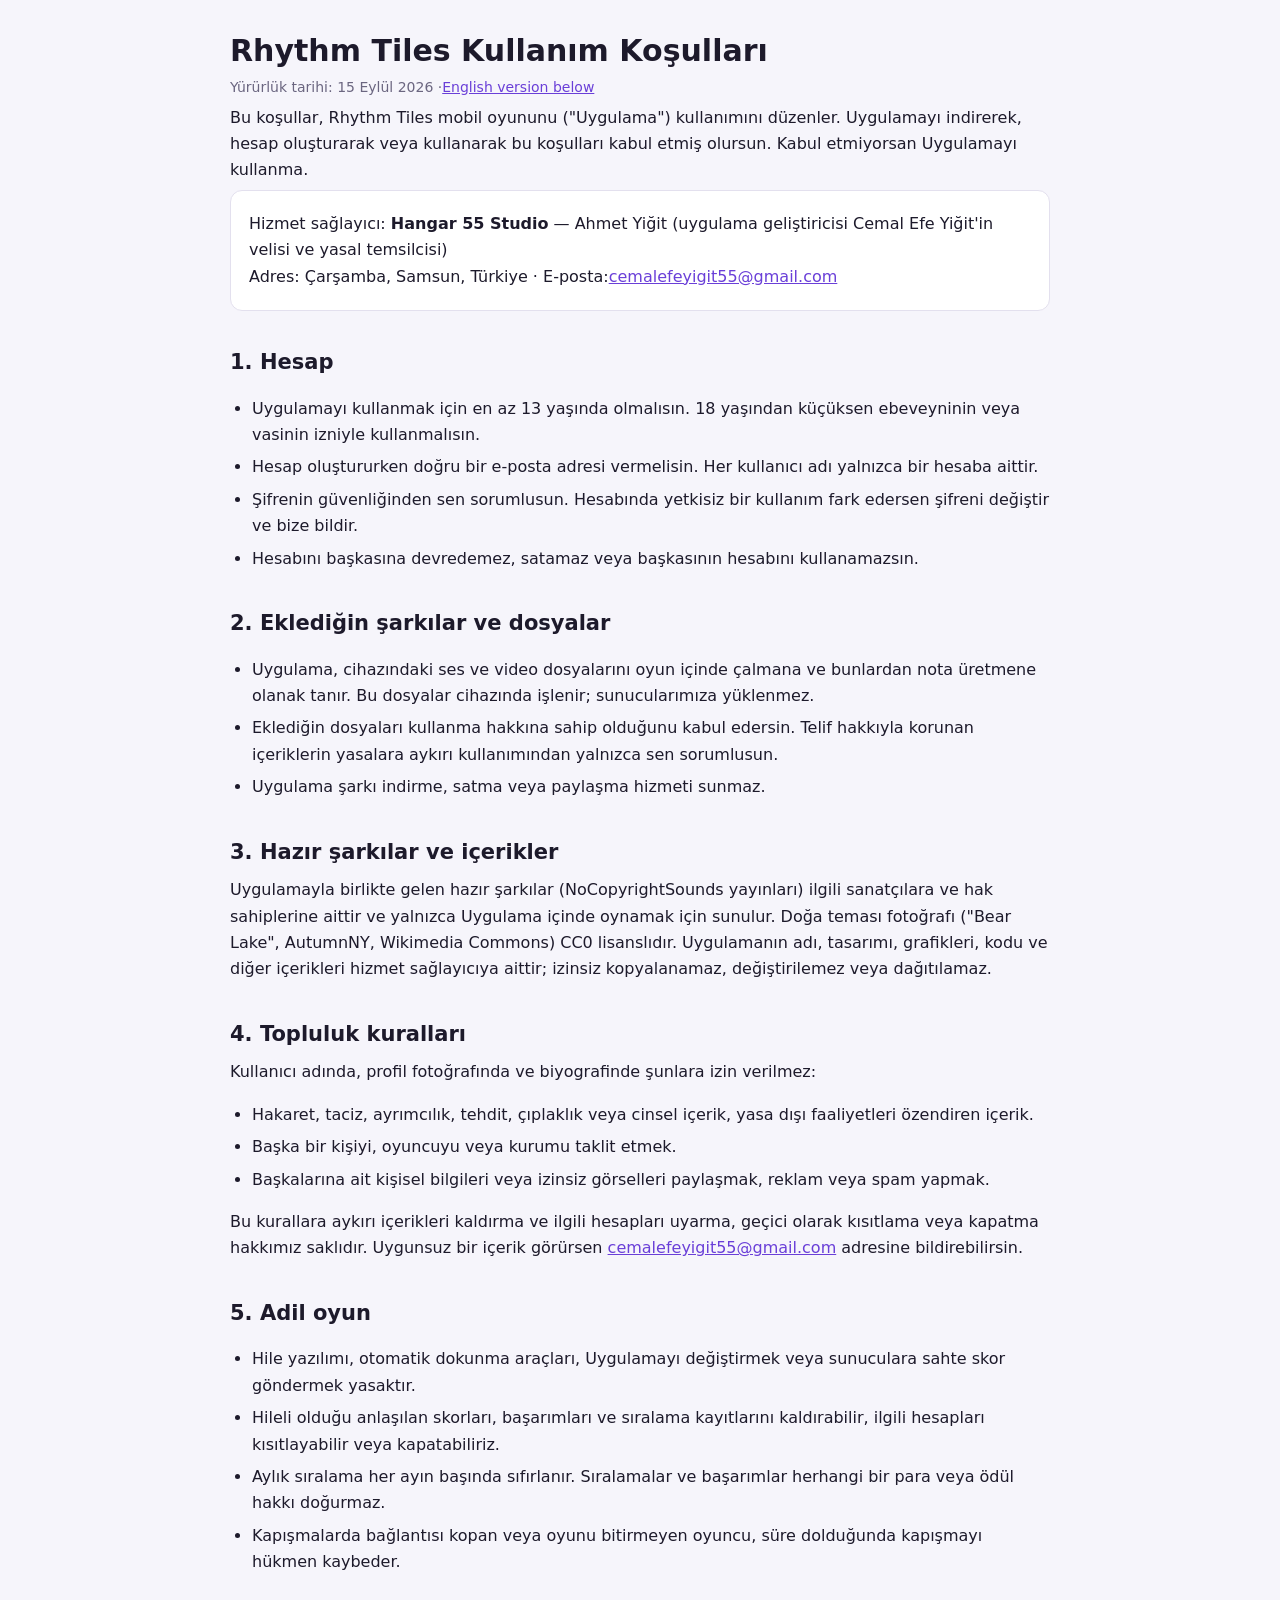
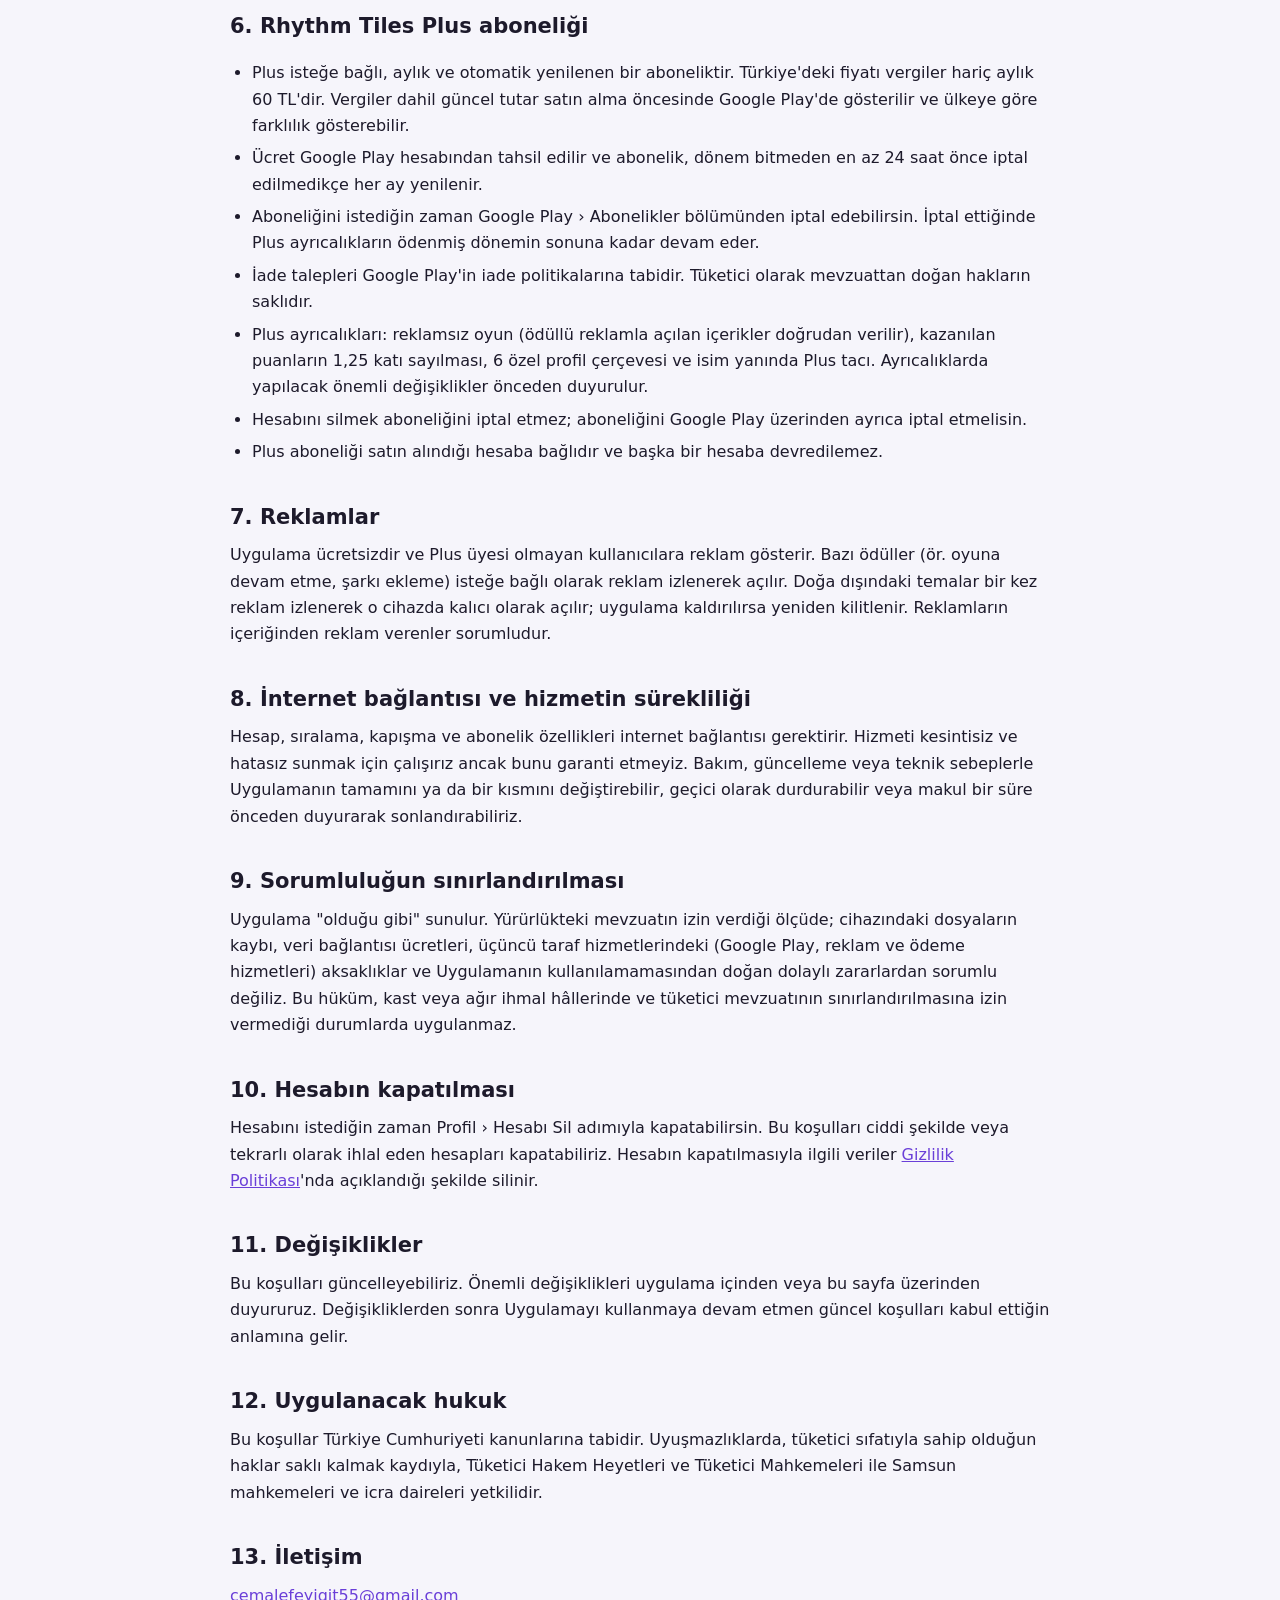
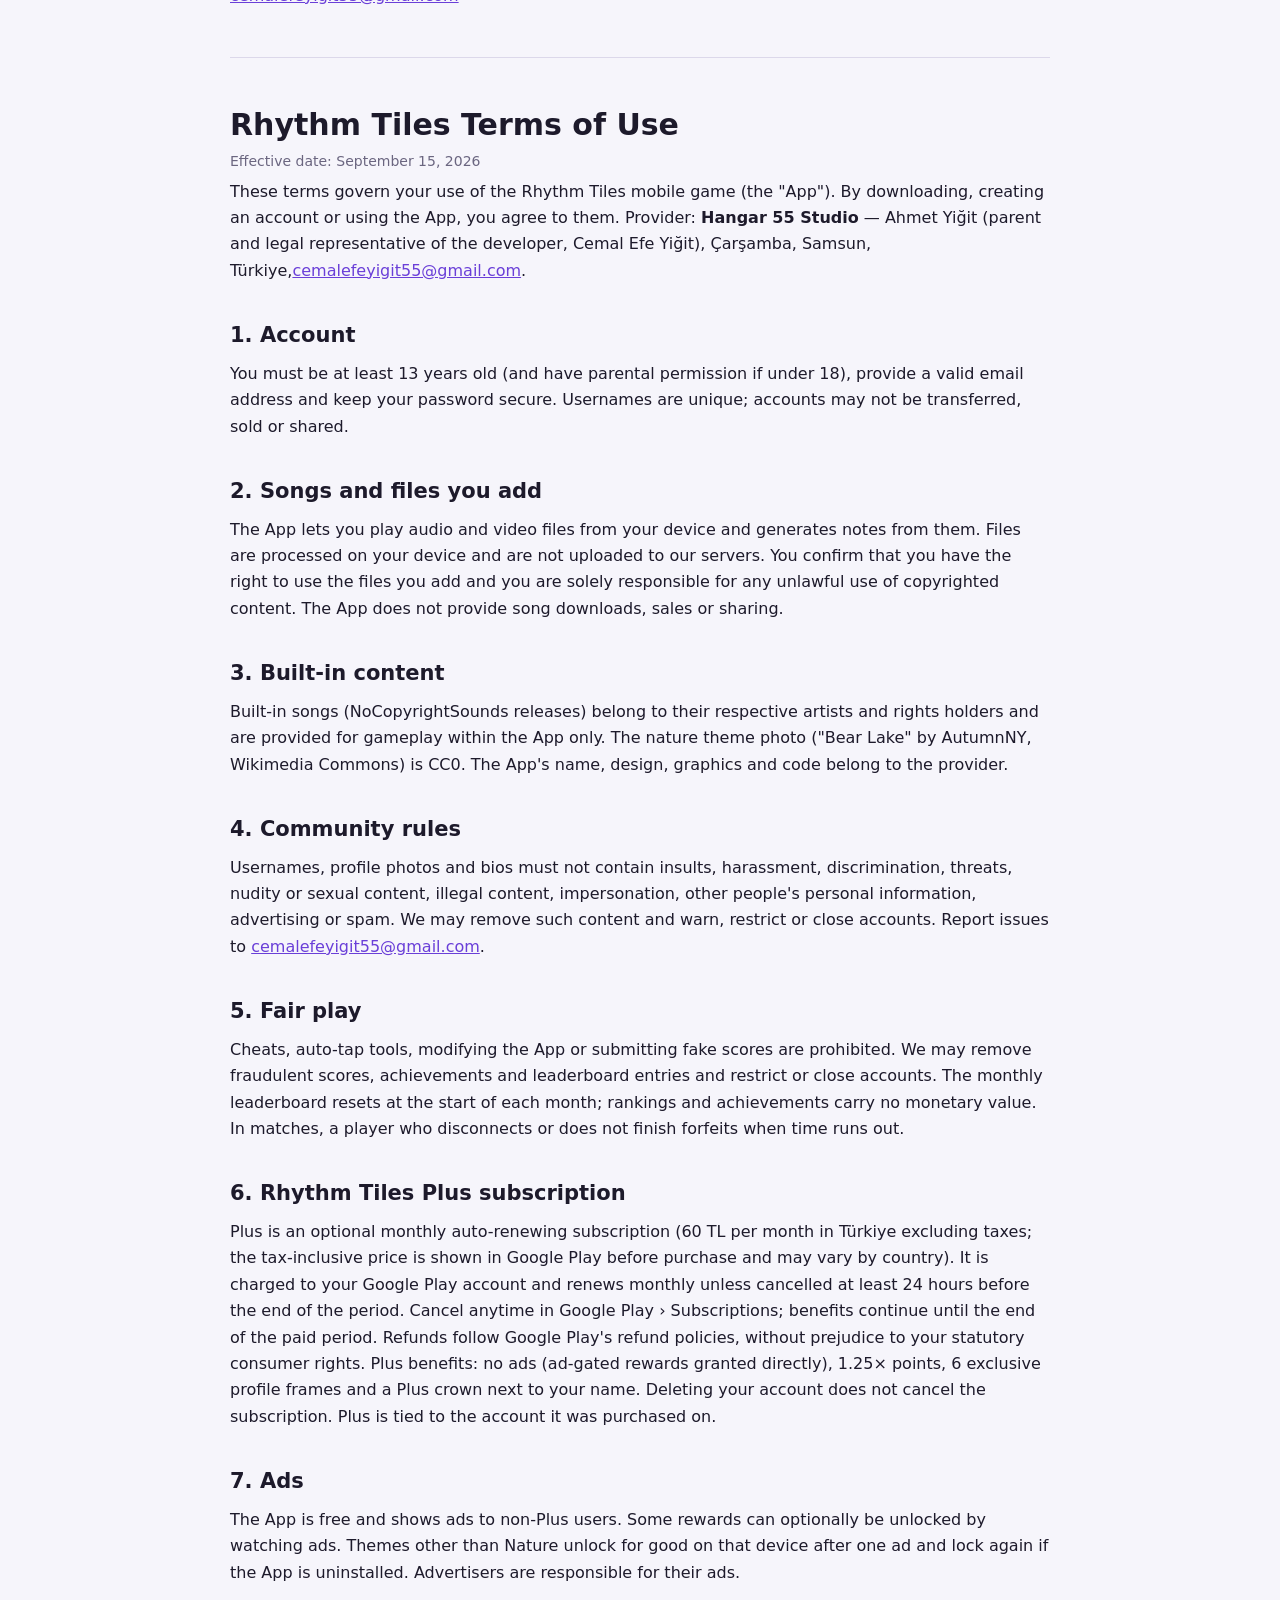
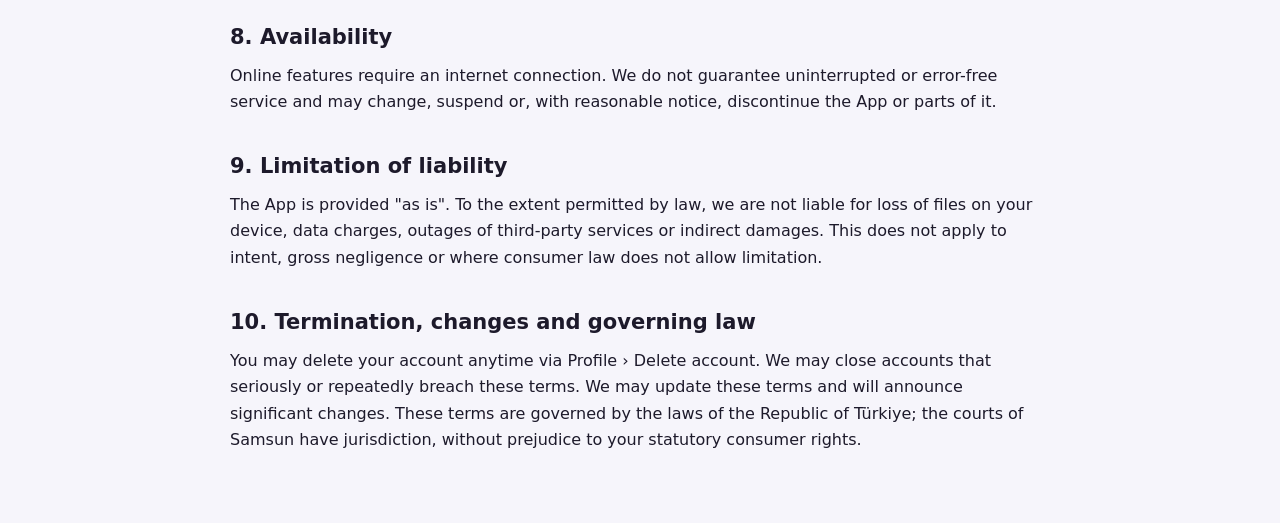
<file: kullanim-kosullari.html>
<!doctype html>
<html lang="tr">
<head>
<meta charset="utf-8">
<meta name="viewport" content="width=device-width, initial-scale=1">
<title>Rhythm Tiles — Kullanım Koşulları</title>
<style>
  body { margin: 0; background: #f6f5fb; color: #1d1a2b; font: 16px/1.65 system-ui, -apple-system, "Segoe UI", Roboto, Arial, sans-serif; }
  main { max-width: 820px; margin: 0 auto; padding: 32px 20px 64px; }
  h1 { font-size: 30px; line-height: 1.25; margin: 0 0 6px; }
  h2 { font-size: 21px; margin: 34px 0 8px; }
  p, li { margin: 6px 0; }
  ul { padding-left: 22px; }
  .meta { color: #6b6680; font-size: 14px; }
  .box { background: #fff; border: 1px solid #e3e0ee; border-radius: 12px; padding: 14px 18px; }
  hr { border: 0; border-top: 1px solid #dcd8ea; margin: 48px 0; }
  a { color: #6a3fd8; }
</style>
</head>
<body>
<main>

<h1>Rhythm Tiles Kullanım Koşulları</h1>
<p class="meta">Yürürlük tarihi: 15 Eylül 2026 ·<a href="#en">English version below</a></p>

<p>Bu koşullar, Rhythm Tiles mobil oyununu ("Uygulama") kullanımını düzenler. Uygulamayı indirerek, hesap oluşturarak veya kullanarak bu koşulları kabul etmiş olursun. Kabul etmiyorsan Uygulamayı kullanma.</p>

<div class="box">
  <p>Hizmet sağlayıcı: <strong>Hangar 55 Studio</strong> — Ahmet Yiğit (uygulama geliştiricisi Cemal Efe Yiğit'in velisi ve yasal temsilcisi)<br>
  Adres: Çarşamba, Samsun, Türkiye · E-posta:<a href="mailto:cemalefeyigit55@gmail.com">cemalefeyigit55@gmail.com</a></p>
</div>

<h2>1. Hesap</h2>
<ul>
  <li>Uygulamayı kullanmak için en az 13 yaşında olmalısın. 18 yaşından küçüksen ebeveyninin veya vasinin izniyle kullanmalısın.</li>
  <li>Hesap oluştururken doğru bir e-posta adresi vermelisin. Her kullanıcı adı yalnızca bir hesaba aittir.</li>
  <li>Şifrenin güvenliğinden sen sorumlusun. Hesabında yetkisiz bir kullanım fark edersen şifreni değiştir ve bize bildir.</li>
  <li>Hesabını başkasına devredemez, satamaz veya başkasının hesabını kullanamazsın.</li>
</ul>

<h2>2. Eklediğin şarkılar ve dosyalar</h2>
<ul>
  <li>Uygulama, cihazındaki ses ve video dosyalarını oyun içinde çalmana ve bunlardan nota üretmene olanak tanır. Bu dosyalar cihazında işlenir; sunucularımıza yüklenmez.</li>
  <li>Eklediğin dosyaları kullanma hakkına sahip olduğunu kabul edersin. Telif hakkıyla korunan içeriklerin yasalara aykırı kullanımından yalnızca sen sorumlusun.</li>
  <li>Uygulama şarkı indirme, satma veya paylaşma hizmeti sunmaz.</li>
</ul>

<h2>3. Hazır şarkılar ve içerikler</h2>
<p>Uygulamayla birlikte gelen hazır şarkılar (NoCopyrightSounds yayınları) ilgili sanatçılara ve hak sahiplerine aittir ve yalnızca Uygulama içinde oynamak için sunulur. Doğa teması fotoğrafı ("Bear Lake", AutumnNY, Wikimedia Commons) CC0 lisanslıdır. Uygulamanın adı, tasarımı, grafikleri, kodu ve diğer içerikleri hizmet sağlayıcıya aittir; izinsiz kopyalanamaz, değiştirilemez veya dağıtılamaz.</p>

<h2>4. Topluluk kuralları</h2>
<p>Kullanıcı adında, profil fotoğrafında ve biyografinde şunlara izin verilmez:</p>
<ul>
  <li>Hakaret, taciz, ayrımcılık, tehdit, çıplaklık veya cinsel içerik, yasa dışı faaliyetleri özendiren içerik.</li>
  <li>Başka bir kişiyi, oyuncuyu veya kurumu taklit etmek.</li>
  <li>Başkalarına ait kişisel bilgileri veya izinsiz görselleri paylaşmak, reklam veya spam yapmak.</li>
</ul>
<p>Bu kurallara aykırı içerikleri kaldırma ve ilgili hesapları uyarma, geçici olarak kısıtlama veya kapatma hakkımız saklıdır. Uygunsuz bir içerik görürsen <a href="mailto:cemalefeyigit55@gmail.com">cemalefeyigit55@gmail.com</a> adresine bildirebilirsin.</p>

<h2>5. Adil oyun</h2>
<ul>
  <li>Hile yazılımı, otomatik dokunma araçları, Uygulamayı değiştirmek veya sunuculara sahte skor göndermek yasaktır.</li>
  <li>Hileli olduğu anlaşılan skorları, başarımları ve sıralama kayıtlarını kaldırabilir, ilgili hesapları kısıtlayabilir veya kapatabiliriz.</li>
  <li>Aylık sıralama her ayın başında sıfırlanır. Sıralamalar ve başarımlar herhangi bir para veya ödül hakkı doğurmaz.</li>
  <li>Kapışmalarda bağlantısı kopan veya oyunu bitirmeyen oyuncu, süre dolduğunda kapışmayı hükmen kaybeder.</li>
</ul>

<h2>6. Rhythm Tiles Plus aboneliği</h2>
<ul>
  <li>Plus isteğe bağlı, aylık ve otomatik yenilenen bir aboneliktir. Türkiye'deki fiyatı vergiler hariç aylık 60 TL'dir. Vergiler dahil güncel tutar satın alma öncesinde Google Play'de gösterilir ve ülkeye göre farklılık gösterebilir.</li>
  <li>Ücret Google Play hesabından tahsil edilir ve abonelik, dönem bitmeden en az 24 saat önce iptal edilmedikçe her ay yenilenir.</li>
  <li>Aboneliğini istediğin zaman Google Play › Abonelikler bölümünden iptal edebilirsin. İptal ettiğinde Plus ayrıcalıkların ödenmiş dönemin sonuna kadar devam eder.</li>
  <li>İade talepleri Google Play'in iade politikalarına tabidir. Tüketici olarak mevzuattan doğan hakların saklıdır.</li>
  <li>Plus ayrıcalıkları: reklamsız oyun (ödüllü reklamla açılan içerikler doğrudan verilir), kazanılan puanların 1,25 katı sayılması, 6 özel profil çerçevesi ve isim yanında Plus tacı. Ayrıcalıklarda yapılacak önemli değişiklikler önceden duyurulur.</li>
  <li>Hesabını silmek aboneliğini iptal etmez; aboneliğini Google Play üzerinden ayrıca iptal etmelisin.</li>
  <li>Plus aboneliği satın alındığı hesaba bağlıdır ve başka bir hesaba devredilemez.</li>
</ul>

<h2>7. Reklamlar</h2>
<p>Uygulama ücretsizdir ve Plus üyesi olmayan kullanıcılara reklam gösterir. Bazı ödüller (ör. oyuna devam etme, şarkı ekleme) isteğe bağlı olarak reklam izlenerek açılır. Doğa dışındaki temalar bir kez reklam izlenerek o cihazda kalıcı olarak açılır; uygulama kaldırılırsa yeniden kilitlenir. Reklamların içeriğinden reklam verenler sorumludur.</p>

<h2>8. İnternet bağlantısı ve hizmetin sürekliliği</h2>
<p>Hesap, sıralama, kapışma ve abonelik özellikleri internet bağlantısı gerektirir. Hizmeti kesintisiz ve hatasız sunmak için çalışırız ancak bunu garanti etmeyiz. Bakım, güncelleme veya teknik sebeplerle Uygulamanın tamamını ya da bir kısmını değiştirebilir, geçici olarak durdurabilir veya makul bir süre önceden duyurarak sonlandırabiliriz.</p>

<h2>9. Sorumluluğun sınırlandırılması</h2>
<p>Uygulama "olduğu gibi" sunulur. Yürürlükteki mevzuatın izin verdiği ölçüde; cihazındaki dosyaların kaybı, veri bağlantısı ücretleri, üçüncü taraf hizmetlerindeki (Google Play, reklam ve ödeme hizmetleri) aksaklıklar ve Uygulamanın kullanılamamasından doğan dolaylı zararlardan sorumlu değiliz. Bu hüküm, kast veya ağır ihmal hâllerinde ve tüketici mevzuatının sınırlandırılmasına izin vermediği durumlarda uygulanmaz.</p>

<h2>10. Hesabın kapatılması</h2>
<p>Hesabını istediğin zaman Profil › Hesabı Sil adımıyla kapatabilirsin. Bu koşulları ciddi şekilde veya tekrarlı olarak ihlal eden hesapları kapatabiliriz. Hesabın kapatılmasıyla ilgili veriler <a href="gizlilik-politikasi.html">Gizlilik Politikası</a>'nda açıklandığı şekilde silinir.</p>

<h2>11. Değişiklikler</h2>
<p>Bu koşulları güncelleyebiliriz. Önemli değişiklikleri uygulama içinden veya bu sayfa üzerinden duyururuz. Değişikliklerden sonra Uygulamayı kullanmaya devam etmen güncel koşulları kabul ettiğin anlamına gelir.</p>

<h2>12. Uygulanacak hukuk</h2>
<p>Bu koşullar Türkiye Cumhuriyeti kanunlarına tabidir. Uyuşmazlıklarda, tüketici sıfatıyla sahip olduğun haklar saklı kalmak kaydıyla, Tüketici Hakem Heyetleri ve Tüketici Mahkemeleri ile Samsun mahkemeleri ve icra daireleri yetkilidir.</p>

<h2>13. İletişim</h2>
<p><a href="mailto:cemalefeyigit55@gmail.com">cemalefeyigit55@gmail.com</a></p>

<hr>

<section id="en" lang="en">
<h1>Rhythm Tiles Terms of Use</h1>
<p class="meta">Effective date: September 15, 2026</p>

<p>These terms govern your use of the Rhythm Tiles mobile game (the "App"). By downloading, creating an account or using the App, you agree to them. Provider: <strong>Hangar 55 Studio</strong> — Ahmet Yiğit (parent and legal representative of the developer, Cemal Efe Yiğit), Çarşamba, Samsun, Türkiye,<a href="mailto:cemalefeyigit55@gmail.com">cemalefeyigit55@gmail.com</a>.</p>

<h2>1. Account</h2>
<p>You must be at least 13 years old (and have parental permission if under 18), provide a valid email address and keep your password secure. Usernames are unique; accounts may not be transferred, sold or shared.</p>

<h2>2. Songs and files you add</h2>
<p>The App lets you play audio and video files from your device and generates notes from them. Files are processed on your device and are not uploaded to our servers. You confirm that you have the right to use the files you add and you are solely responsible for any unlawful use of copyrighted content. The App does not provide song downloads, sales or sharing.</p>

<h2>3. Built-in content</h2>
<p>Built-in songs (NoCopyrightSounds releases) belong to their respective artists and rights holders and are provided for gameplay within the App only. The nature theme photo ("Bear Lake" by AutumnNY, Wikimedia Commons) is CC0. The App's name, design, graphics and code belong to the provider.</p>

<h2>4. Community rules</h2>
<p>Usernames, profile photos and bios must not contain insults, harassment, discrimination, threats, nudity or sexual content, illegal content, impersonation, other people's personal information, advertising or spam. We may remove such content and warn, restrict or close accounts. Report issues to <a href="mailto:cemalefeyigit55@gmail.com">cemalefeyigit55@gmail.com</a>.</p>

<h2>5. Fair play</h2>
<p>Cheats, auto-tap tools, modifying the App or submitting fake scores are prohibited. We may remove fraudulent scores, achievements and leaderboard entries and restrict or close accounts. The monthly leaderboard resets at the start of each month; rankings and achievements carry no monetary value. In matches, a player who disconnects or does not finish forfeits when time runs out.</p>

<h2>6. Rhythm Tiles Plus subscription</h2>
<p>Plus is an optional monthly auto-renewing subscription (60 TL per month in Türkiye excluding taxes; the tax-inclusive price is shown in Google Play before purchase and may vary by country). It is charged to your Google Play account and renews monthly unless cancelled at least 24 hours before the end of the period. Cancel anytime in Google Play › Subscriptions; benefits continue until the end of the paid period. Refunds follow Google Play's refund policies, without prejudice to your statutory consumer rights. Plus benefits: no ads (ad-gated rewards granted directly), 1.25× points, 6 exclusive profile frames and a Plus crown next to your name. Deleting your account does not cancel the subscription. Plus is tied to the account it was purchased on.</p>

<h2>7. Ads</h2>
<p>The App is free and shows ads to non-Plus users. Some rewards can optionally be unlocked by watching ads. Themes other than Nature unlock for good on that device after one ad and lock again if the App is uninstalled. Advertisers are responsible for their ads.</p>

<h2>8. Availability</h2>
<p>Online features require an internet connection. We do not guarantee uninterrupted or error-free service and may change, suspend or, with reasonable notice, discontinue the App or parts of it.</p>

<h2>9. Limitation of liability</h2>
<p>The App is provided "as is". To the extent permitted by law, we are not liable for loss of files on your device, data charges, outages of third-party services or indirect damages. This does not apply to intent, gross negligence or where consumer law does not allow limitation.</p>

<h2>10. Termination, changes and governing law</h2>
<p>You may delete your account anytime via Profile › Delete account. We may close accounts that seriously or repeatedly breach these terms. We may update these terms and will announce significant changes. These terms are governed by the laws of the Republic of Türkiye; the courts of Samsun have jurisdiction, without prejudice to your statutory consumer rights.</p>
</section>

</main>
</body>
</html>
</file>
<file: golfballway.css>
body{font-family:system-ui,-apple-system,Segoe UI,Roboto,sans-serif;line-height:1.65;max-width:760px;margin:0 auto;padding:24px 16px 48px;color:#1c2a1f;background:#f5f8f4}
h1{color:#1b5e20;margin-bottom:4px}h2{color:#2e7d32;margin-top:28px;font-size:1.15rem}
.date{color:#5f6f63;margin-top:0}a{color:#1b5e20}nav{margin-top:36px;padding-top:16px;border-top:1px solid #cfdccf}
</file>
